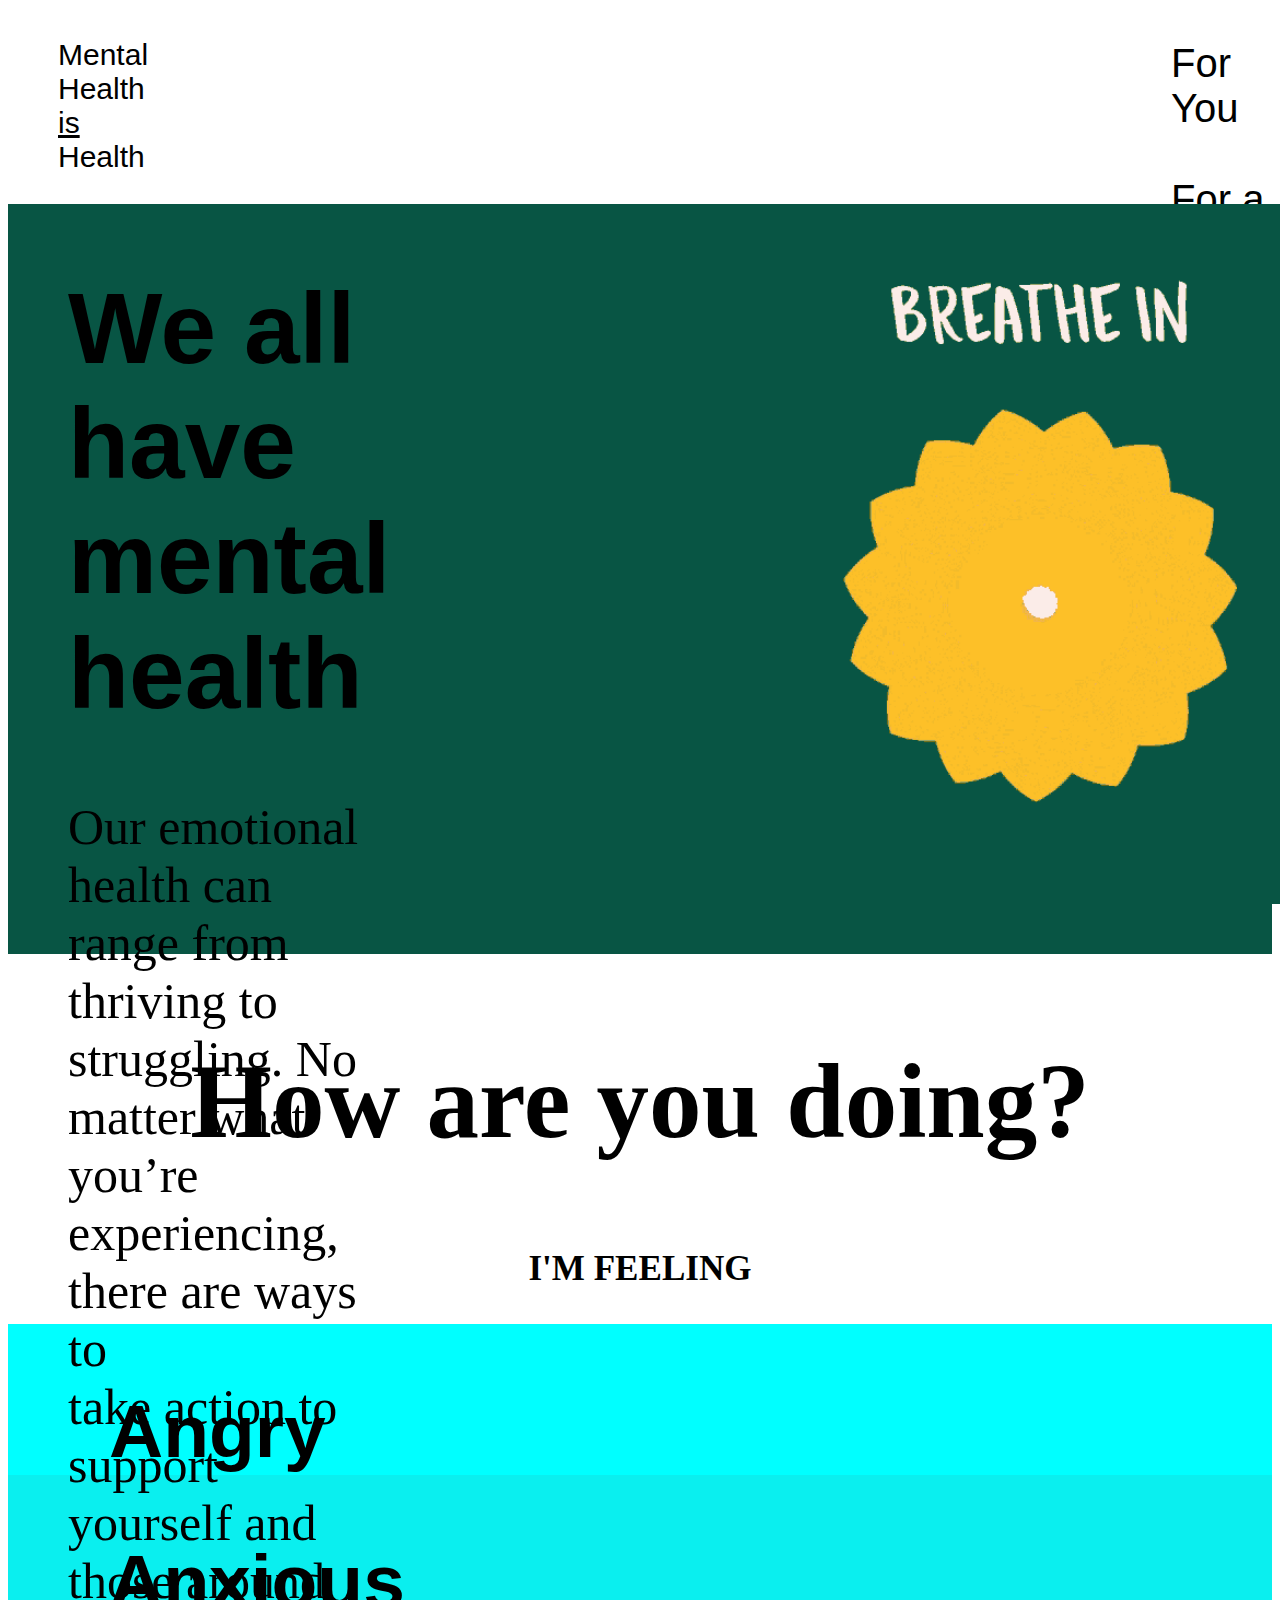
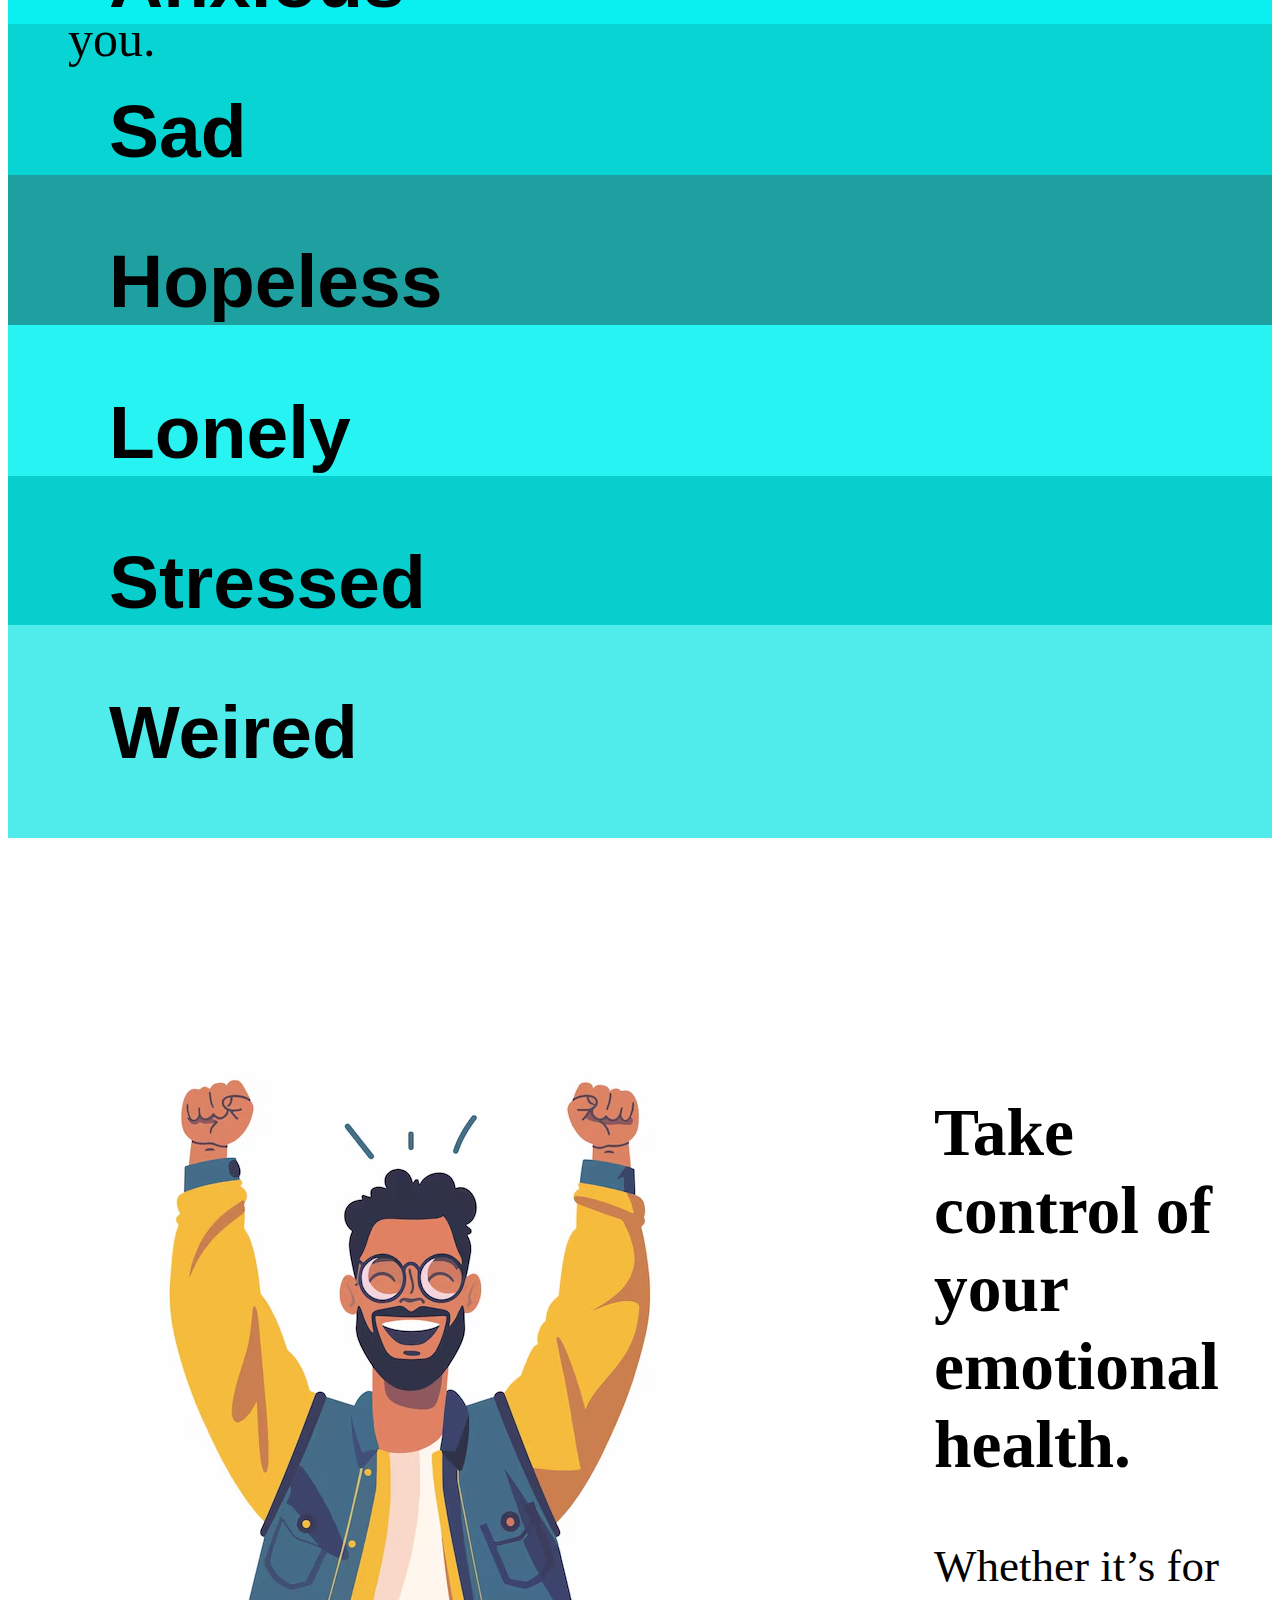
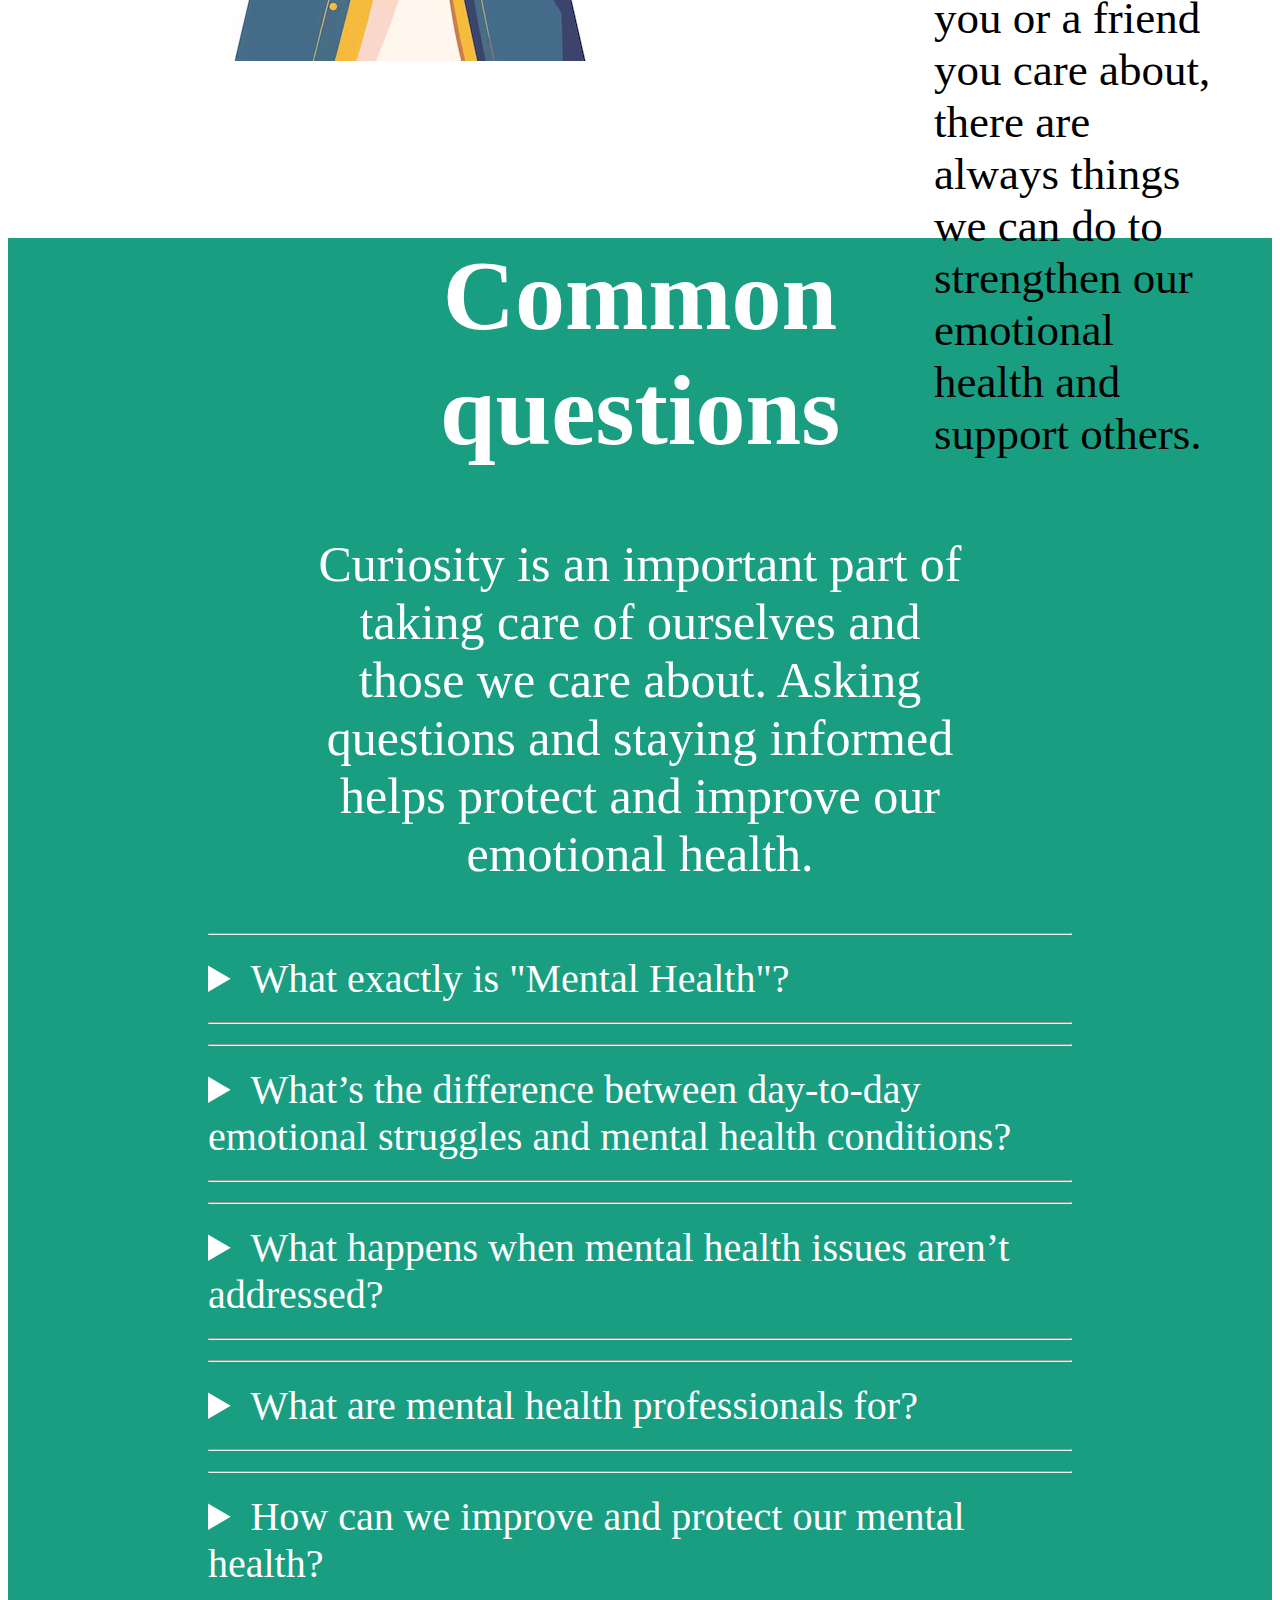
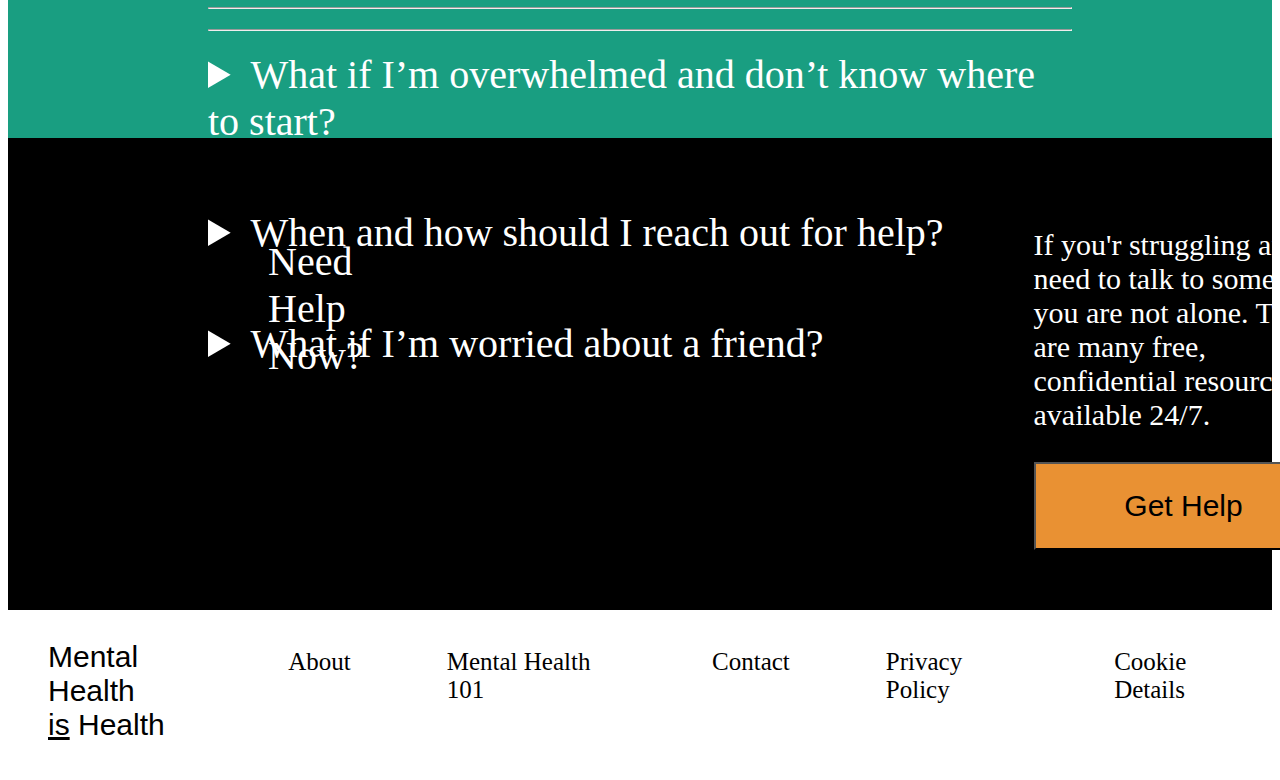
<file: index.html>
<!DOCTYPE html>
<html lang="en">
<head>
    <meta charset="UTF-8">
    <meta name="viewport" content="width=device-width, initial-scale=1.0">
    <title>Mental Health</title>
    <link rel="stylesheet" href="index.css">
</head>
<body>
    <div id="div1">
        <div id="div11">
            <p>Mental Health <br><u>is</u> Health</p>
        </div>

        <div id="div12">
            <ul>
                <li><a href="foryou.html">For You</a></li>
                <li><a href="forfriend.html">For a Friend</a></li>
                <li><a href="#div6">SOS</a></li>
            </ul>
        </div>
    </div>
    <div id="div2">
        <div id="div21">
            <h1>We all have<br> mental health</h1>
            <p> Our emotional health can range from<br> thriving to struggling. No matter what<br> you’re experiencing, there are ways to<br> take action to support yourself and<br> those around you.
            </p>
        </div>
        <div id="div22">
            <a href="https://www.youtube.com/shorts/FWYkom7Enf8" target="_blank"><img src="images/breath2.gif" height="700px" width="700px" alt="no"  >
            </a>
        </div>
    </div>
    <div id="div3">
        <div id="div31">
            <h2>How are you doing?</h2>
        </div>
        <div id="div32">
            <h3>I'M FEELING</h3>
        </div>
        <div id="div33">
            <div id="div331">
                <a href="angry.html"><div id="anger"><h2>Angry</h2></div></a>
            </div>
            <div id="div332">
                <a href="anxious.html"><div id="anxious"><h2>Anxious</h2></div></a>
            </div>
            <div id="div333">
                <a href="sad.html"><div id="sad"><h2>Sad</h2></div></a>
            </div>
            <div id="div334">
                <a href="hopeless.html"><div id="hopeless"><h2>Hopeless</h2></div></a>
            </div>
            <div id="div335">
                <a href="lonely.html"><div id="lonely"><h2>Lonely</h2></div></a>
            </div>
            <div id="div336">
                <a href="streesed.html"><div id="stressed"><h2>Stressed</h2></div></a>
            </div>
            <div id="div337">
                <a href="fweired.html"><div id="weired"><h2>Weired</h2></div></a>
            </div>
            
        </div>
    </div>
    <div id="div4">
        <div id="div41"><img src="images/happy.avif" alt="no"></div>
        <div id="div42">
            <h2>Take control of your emotional health.</h2>
            <p>Whether it’s for you or a friend you care about, there are always things we can do to strengthen our emotional health and support others.</p>
        </div>
    </div>
    <div id="colour">
    <div id="div5">
        <div id="div51">
            <h1>Common questions</h1>
            <p>Curiosity is an important part of taking care of ourselves and those we care about. Asking questions and staying informed helps protect and improve our emotional health.</p>
        </div>
        <div id="div52">
            <hr>
            <details>
            <summary>
            What exactly is "Mental Health"?
            </summary>
            <p>Good question, because “mental health” can mean different things to different people. Mental health is a continuum that stretches from where we’re feeling good to the other end of the continuum where we’re struggling because of a challenge or a condition like depression. Where we are on that continuum is influenced by various factors. Some we can control (how we take care of ourselves or our support networks) and some we can’t (our genetics or how we were raised).
                <br><br>
            When our mental health is strong it can help us thrive. When we’re struggling, we may need to seek out self-care and coping practices, and/or the support of professionals.</p>
            </details>
            <hr>
        </div>
        <div id="div53">
            <hr>
            <details>
            <summary>
            What’s the difference between day-to-day emotional struggles and mental health conditions?
            </summary>
            <p>We can feel depressed or anxious without experiencing a mental health condition such as  depression or an anxiety disorder. Mental health conditions (sometimes referred to as mental illnesses) are defined by the length and intensity of our negative feelings and behaviors. The distinction between feeling anxious and having an anxiety disorder depends on how deeply those feelings affect our lives and how long that impact lasts. The important thing to remember is that mental health conditions are treatable and manageable. With the right support, we can move from struggling back across the continuum to thriving.</p>
            </details>
            <hr>
        </div>
        <div id="div54">
            <hr>
            <details>
            <summary>
            What happens when mental health issues aren’t addressed?
            </summary>
            <p>As much as we may try to cope, most mental health challenges will have a negative impact on our lives. We may struggle in school, lose a job because of performance issues, endure financial stress or damage relationships. And the most severe negative outcomes include substance misuse, dangerous behaviors, self-harm, and suicide. That’s why you should never ignore any concerns you have for the mental health and well-being of yourself or someone you know. Speak up, start conversations and find support. You can learn more about where to start here.</p>
            </details>
            <hr>
        </div>
        <div id="div55">
            <hr>
            <details>
            <summary>
            What are mental health professionals for?
            </summary>
            <p>When we physically feel sick, get injured, or have pain, we go to our doctor.  When things don’t feel right emotionally, think of mental health professionals the same way. Counselors, therapists, psychologists and psychiatrists are trained to help us with everyday stress, navigating tough break-ups, dealing with grief or financial struggles, as well as treating medical conditions like depression. Their support can include talk therapy, medication, lifestyle changes and coping strategies. Mental health is just as important as physical health, and it’s okay to ask for help and get support. Because we all need it sometimes.</p>
            </details>
            <hr>
        </div>
        <div id="div56">
            <hr>
            <details>
            <summary>
            How can we improve and protect our mental health?
            </summary>
            <p>Like our physical health, there are aspects of our mental health that we need to understand and manage the best we can, taking positive actions to feel better today and protecting our emotional well-being from future problems. Actively practicing self-care (exercising, meditation, getting enough sleep) and developing good coping strategies (journaling, talking with friends, gratitude exercises), can make us more resilient and protected when we do face challenges or difficult situations. It’s also important to reach out for support and discuss our feelings if we need it.</p>
            </details>
            <hr>
        </div>
        <div id="div57">
            <hr>
            <details>
            <summary>
            What if I’m overwhelmed and don’t know where to start?
            </summary>
            <p>Sometimes feelings get so intense, it’s hard to pinpoint exactly what we’re feeling, what’s causing us to feel that way and how to even begin to deal with it. We get it, and we’ve got you. Head over to Mental Health 101 to get started.
                <br><br>
            And if you need support or to talk with someone ASAP, check out these options for finding professional help.</p>
            </details>
            <hr>
        </div>
        <div id="div58">
            <hr>
            <details>
            <summary>
            When and how should I reach out for help?
            </summary>
            <p>You can reach out for support any time and for any reason. Some people may think that mental health professionals such as therapists, psychologists and counselors, are only for when things get really bad or for medical conditions like depression or eating disorders. But really, these professionals are trained to help us develop plans to deal with stress, manage difficult relationships, cope with tough or traumatic experiences or just feel better and improve our quality of life. If thoughts, feelings or challenges are interfering with work, school, relationships or enjoying life, it’s important to actively reach out for help.</p>
            </details>
            <hr>
        </div>
        <div id="div59">
            <hr>
            <details>
            <summary>
            What if I’m worried about a friend?
            </summary>
            <p>No matter how close we are to someone, it’s not always easy for them to reveal that they’re in pain or they need help.  So if you sense  that a friend is struggling emotionally or having a hard time, don’t ignore it. Instead start the conversation and be there for them. 
                <br><br>
            And check out the For a Friend page for warning signs that a friend is struggling, tips on talking to them and ways you can offer support while taking care of yourself.</p>
            </details>
            <hr>
        </div>
    </div>
</div>
    <div id="div6">
        <div id="div61">
            <p>Need Help Now?</p>
        </div>
        <div id="div62">
            <p>If you'r struggling and need to talk to someone, you are not alone. There are many free, confidential resources available 24/7. </p>
            <a href="gethelp.html"><input type="button" value="Get Help" id="get" onclick="msg()"></a>
        </div>
    </div>
    <footer>
        <p>Mental Health <br><u>is</u> Health</p> 
        <a href="about.html" >About</a>
        <a href="unauthorise.html">Mental Health 101</a>
        <a href="unauthorise.html">Contact</a>
        <a href="unauthorise.html">Privacy Policy</a>
        <a href="unauthorise.html">Cookie Details</a>
    </footer>
  
    
</body>
</html>
</file>
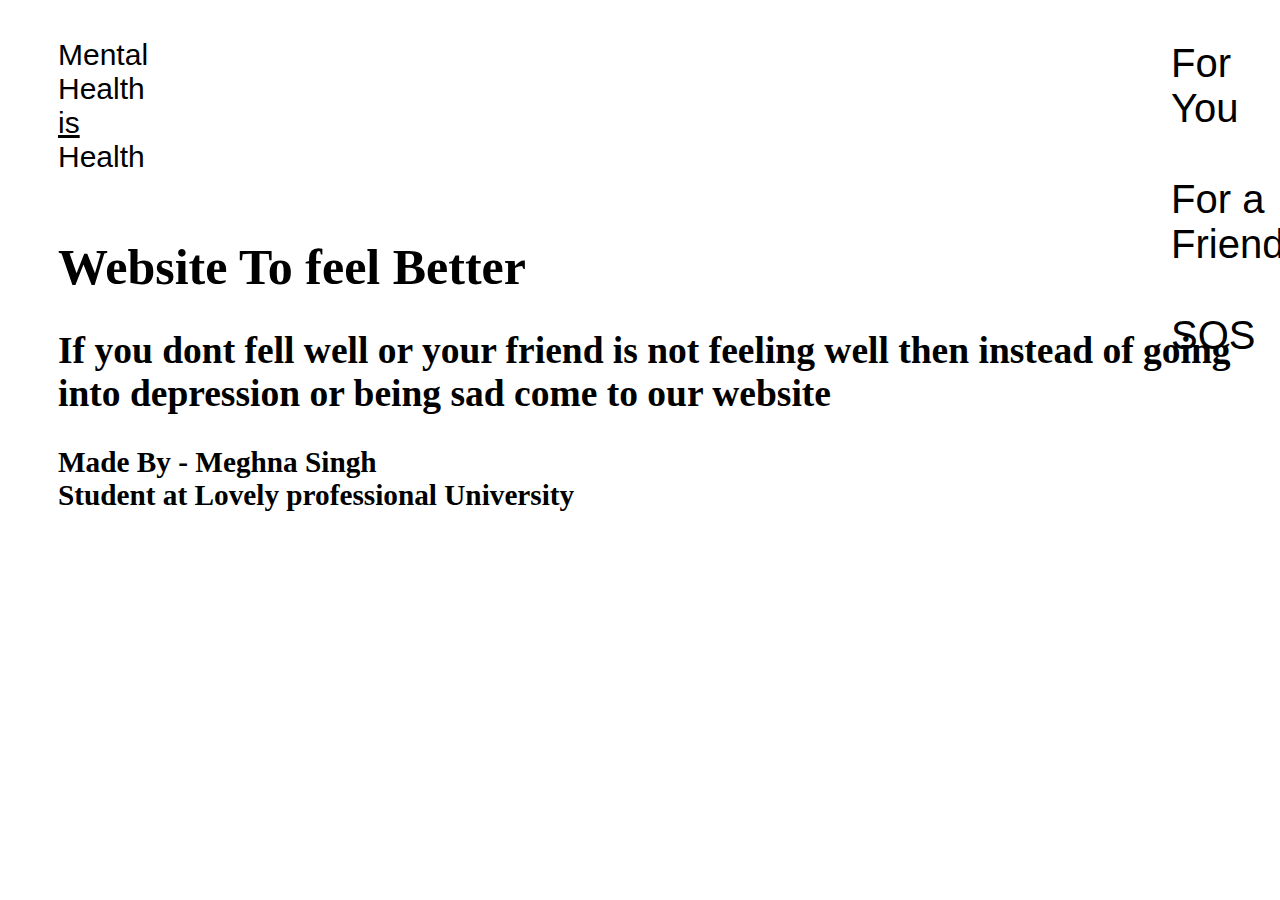
<file: about.html>
<!DOCTYPE html>
<html lang="en">
<head>
    <meta charset="UTF-8">
    <meta name="viewport" content="width=device-width, initial-scale=1.0">
    <title>About</title>
    <style>
        #div1{
    background-color: white;
    margin: 0px;
    display: flex;
    }
    #div11 p{
        font-size:30px;
        font-family: 'Franklin Gothic Medium', 'Arial Narrow', Arial, sans-serif;
        color: black;

    }
    #div11{
        background-color: white;
        margin-left: 50px;
    }
    #div12 a{
        padding: 23px;
        float: left;
        font-size: 40px;
        text-decoration: none;
        color: black;
        font-family: 'Gill Sans', 'Gill Sans MT', Calibri, 'Trebuchet MS', sans-serif;
        
    }
    #div12 ul{
        list-style-type: none;
        padding: 0px;
        margin: 0px;
        overflow: hidden;
    }
    #div12 li{
        float: left;
    }
   
    #div12{
        margin-left: 1000px;
        margin-top: 10px;
        background-color:white;
        height: 100px;
        width: 600px;
    }
    #div12 a:link{
        color: black;
    }
    #div12 a:hover{
        color: hotpink;
        background-color: black;
    }
    #div2{
        margin-left: 50px;
        font-size: 25px;
    }
    </style>
</head>
<body>
    <div id="div1">
        <div id="div11">
            <p>Mental Health <br><u>is</u> Health</p>
        </div>

        <div id="div12">
            <ul>
                <li><a href="foryou.html">For You</a></li>
                <li><a href="forfriend.html">For a Friend</a></li>
                <li><a href="#div6">SOS</a></li>
            </ul>
        </div>
    </div>
    <div id="div2">
        <h1>Website To feel Better</h1>
        <h2>If you dont fell well or your friend is not feeling well then instead of going into depression or being sad come to our website </h2>
        <h3>Made By - Meghna Singh<br> Student at Lovely professional University</h3>
    </div>
</body>
</html>
</file>
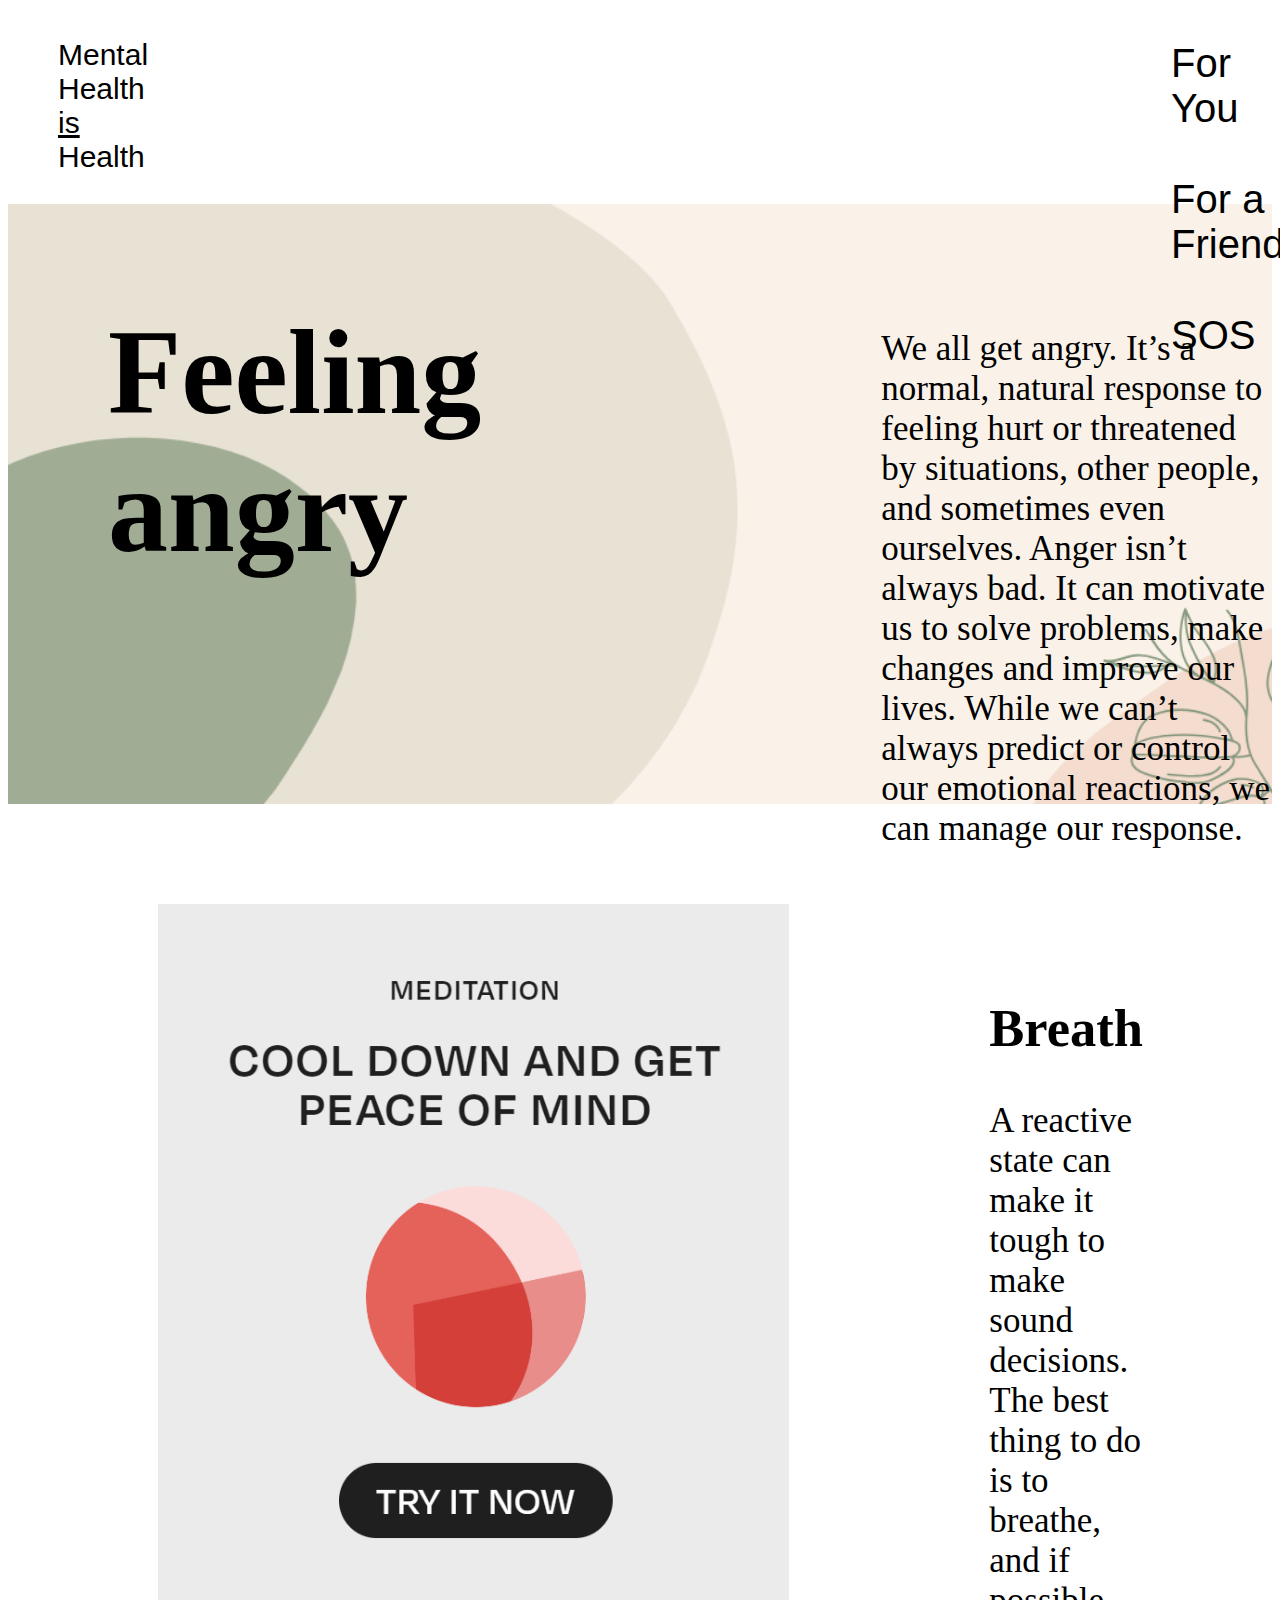
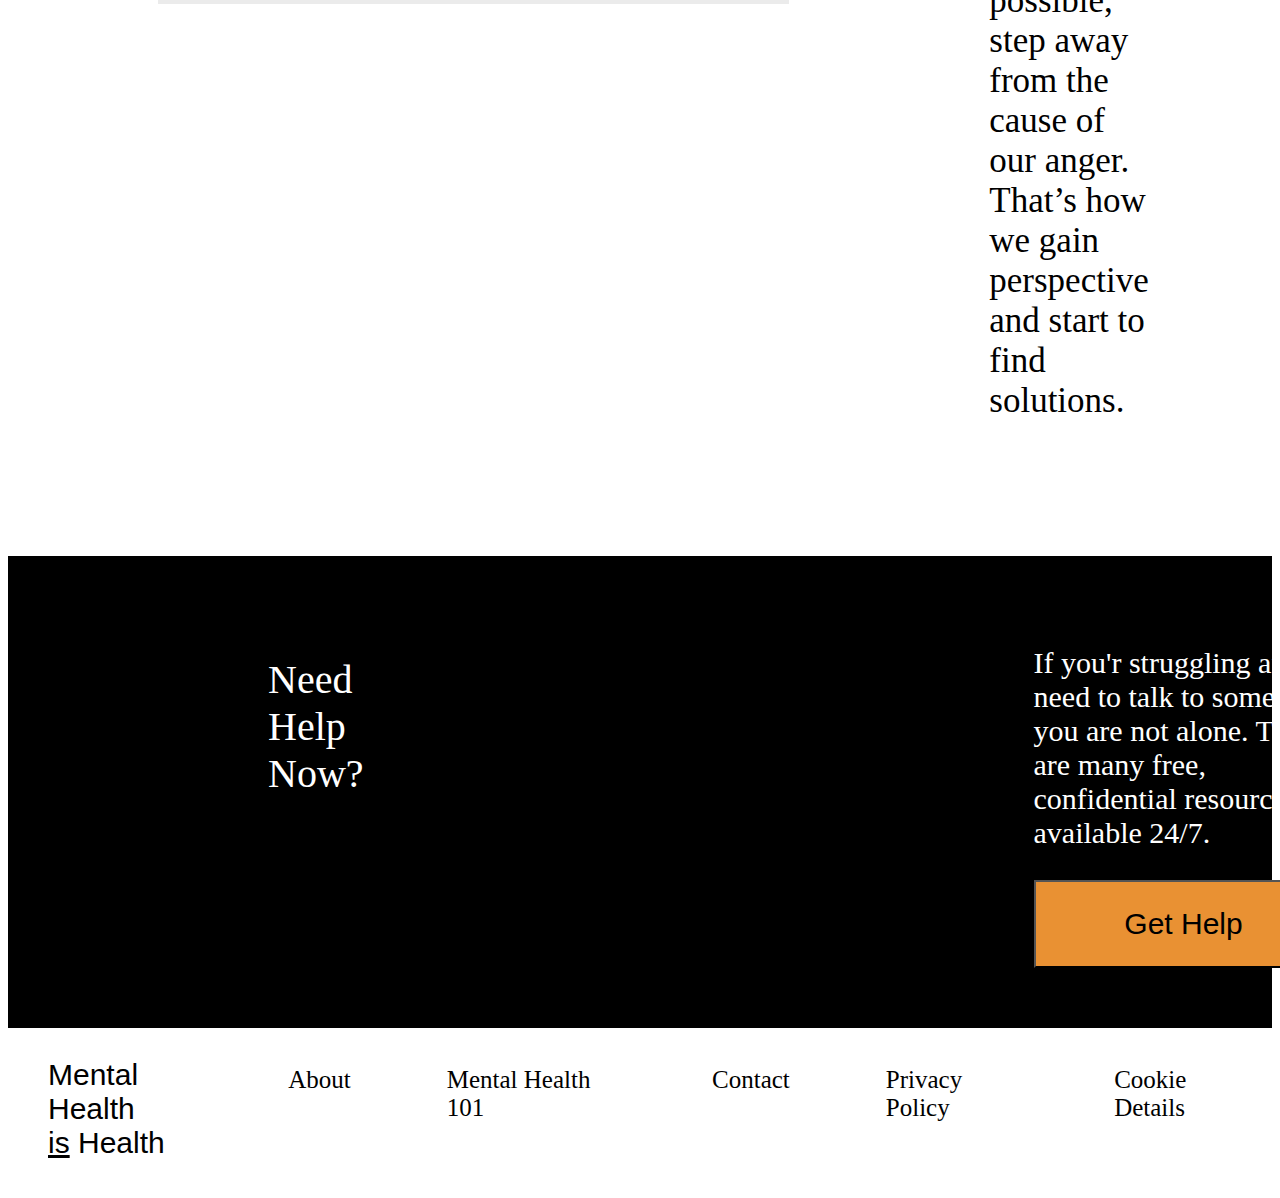
<file: angry.html>
<!DOCTYPE html>
<html lang="en">
<head>
    <meta charset="UTF-8">
    <meta name="viewport" content="width=device-width, initial-scale=1.0">
    <title>Angry</title>
    <style>
    #div1{
    background-color: white;
    margin: 0px;
    display: flex;
    }
    #div11 p{
        font-size:30px;
        font-family: 'Franklin Gothic Medium', 'Arial Narrow', Arial, sans-serif;
        color: black;

    }
    #div11{
        background-color: white;
        margin-left: 50px;
    }
    #div12 a{
        padding: 23px;
        float: left;
        font-size: 40px;
        text-decoration: none;
        color: black;
        font-family: 'Gill Sans', 'Gill Sans MT', Calibri, 'Trebuchet MS', sans-serif;
        
    }
    #div12 ul{
        list-style-type: none;
        padding: 0px;
        margin: 0px;
        overflow: hidden;
    }
    #div12 li{
        float: left;
    }
   
    #div12{
        margin-left: 1000px;
        margin-top: 10px;
        background-color:white;
        height: 100px;
        width: 600px;
    }
    #div12 a:link{
        color: black;
    }
    #div12 a:hover{
        color: hotpink;
        background-color: black;
    }
    #div2{
        background-image: url(images/ins1.png);
        display: flex;
        height: 600px;
        background-repeat: no-repeat;
        background-size: cover;
    }
    #div21{
        margin-left: 100px;
        font-size: 80px;
        width: 500px;
    }
    #div22{
        margin-top: 90px;
        margin-left: 400px;
        font-size: 35px;
    }
    #div3{
        display: flex;
    }
    #div31{
        margin-left: 150px;
        margin-top: 100px;
    }
    #div31:hover{
        transform: scale(1.01);
        box-shadow: 0 0 20px 2px rgba(0,0,0,.1);
        z-index: index 2;
    }
    #div32{
        margin-left: 200px;
        margin-top: 150px;
        margin-right: 300px;
        font-size: 35px;
    }
    #div6{
        margin-top: 100px;
        background-color: black;
        display: flex;
        color: white;
    }
    #div61{
        font-size: 40px;
        margin-left: 200px;
        padding: 60px;
        
    }
    #div62{
        font-size: 30px;
        margin-left: 550px;
        margin-right: 200px;
        padding: 60px;
    }
    #get{
        padding: 25px;
        width: 300px;
        font-size: 30px;
        background-color: rgb(233, 145, 51);
        color: black;
    }
    #get:hover{
        transform: scale(1.01);
        box-shadow: 0 0 20px 2px rgba(0,0,0,.1);
        z-index: index 2;
    }
    footer{
    background-color: white;
    margin-left: 40px;
    display: flex;

    }
    footer p{
        
        font-size:30px;
        font-family: 'Franklin Gothic Medium', 'Arial Narrow', Arial, sans-serif;
        color: black;
    }
    footer a{
        padding: 23px;
        float: left;
        font-size: 25px;
        text-decoration: none;
        color: black;
        margin-top: 15px;
        margin-left: 50px;
    }
    </style>
</head>
<body>
    <div id="div1">
        <div id="div11">
            <p>Mental Health <br><u>is</u> Health</p>
        </div>

        <div id="div12">
            <ul>
                <li><a href="foryou.html">For You</a></li>
                <li><a href="forfriend.html">For a Friend</a></li>
                <li><a href="#div6">SOS</a></li>
            </ul>
        </div>
    </div>
    <div id="div2">
        <div id="div21">
            <h2><b>Feeling angry</b></h2>
        </div>
        <div id="div22">
            <p>We all get angry. It’s a normal, natural response to feeling hurt or threatened by situations, other people, and sometimes even ourselves. Anger isn’t always bad. It can motivate us to solve problems, make changes and improve our lives. While we can’t always predict or control our emotional reactions, we can manage our response.</p>
        </div>
    </div>
    <div id="div3">
        <div id="div31">
            <a href="https://www.youtube.com/watch?v=inpok4MKVLM&pp=ygUQbWVkaXRhdGlvbiB2aWRlbw%3D%3D"><img src="images/angry.png" height="700px" alt="no"></a>
        </div>
        <div id="div32">
            <h2>Breath</h2>
            <p>A reactive state can make it tough to make sound decisions. The best thing to do is to breathe, and if possible, step away from the cause of our anger. That’s how we gain perspective and start to find solutions.</p>
        </div>
    </div>
    <div id="div6">
        <div id="div61">
            <p>Need Help Now?</p>
        </div>
        <div id="div62">
            <p>If you'r struggling and need to talk to someone, you are not alone. There are many free, confidential resources available 24/7. </p>
            <input type="button" value="Get Help" id="get" onclick="msg()">
        </div>
    </div>
    <footer>
        <p>Mental Health <br><u>is</u> Health</p> 
        <a href="about.com" >About</a>
        <a href="mentalhealth101">Mental Health 101</a>
        <a href="advocacy.com">Contact</a>
        <a href="privacypolicy.com">Privacy Policy</a>
        <a href="cookiedetails.com">Cookie Details</a>
    </footer>
</body>
</html>
</file>
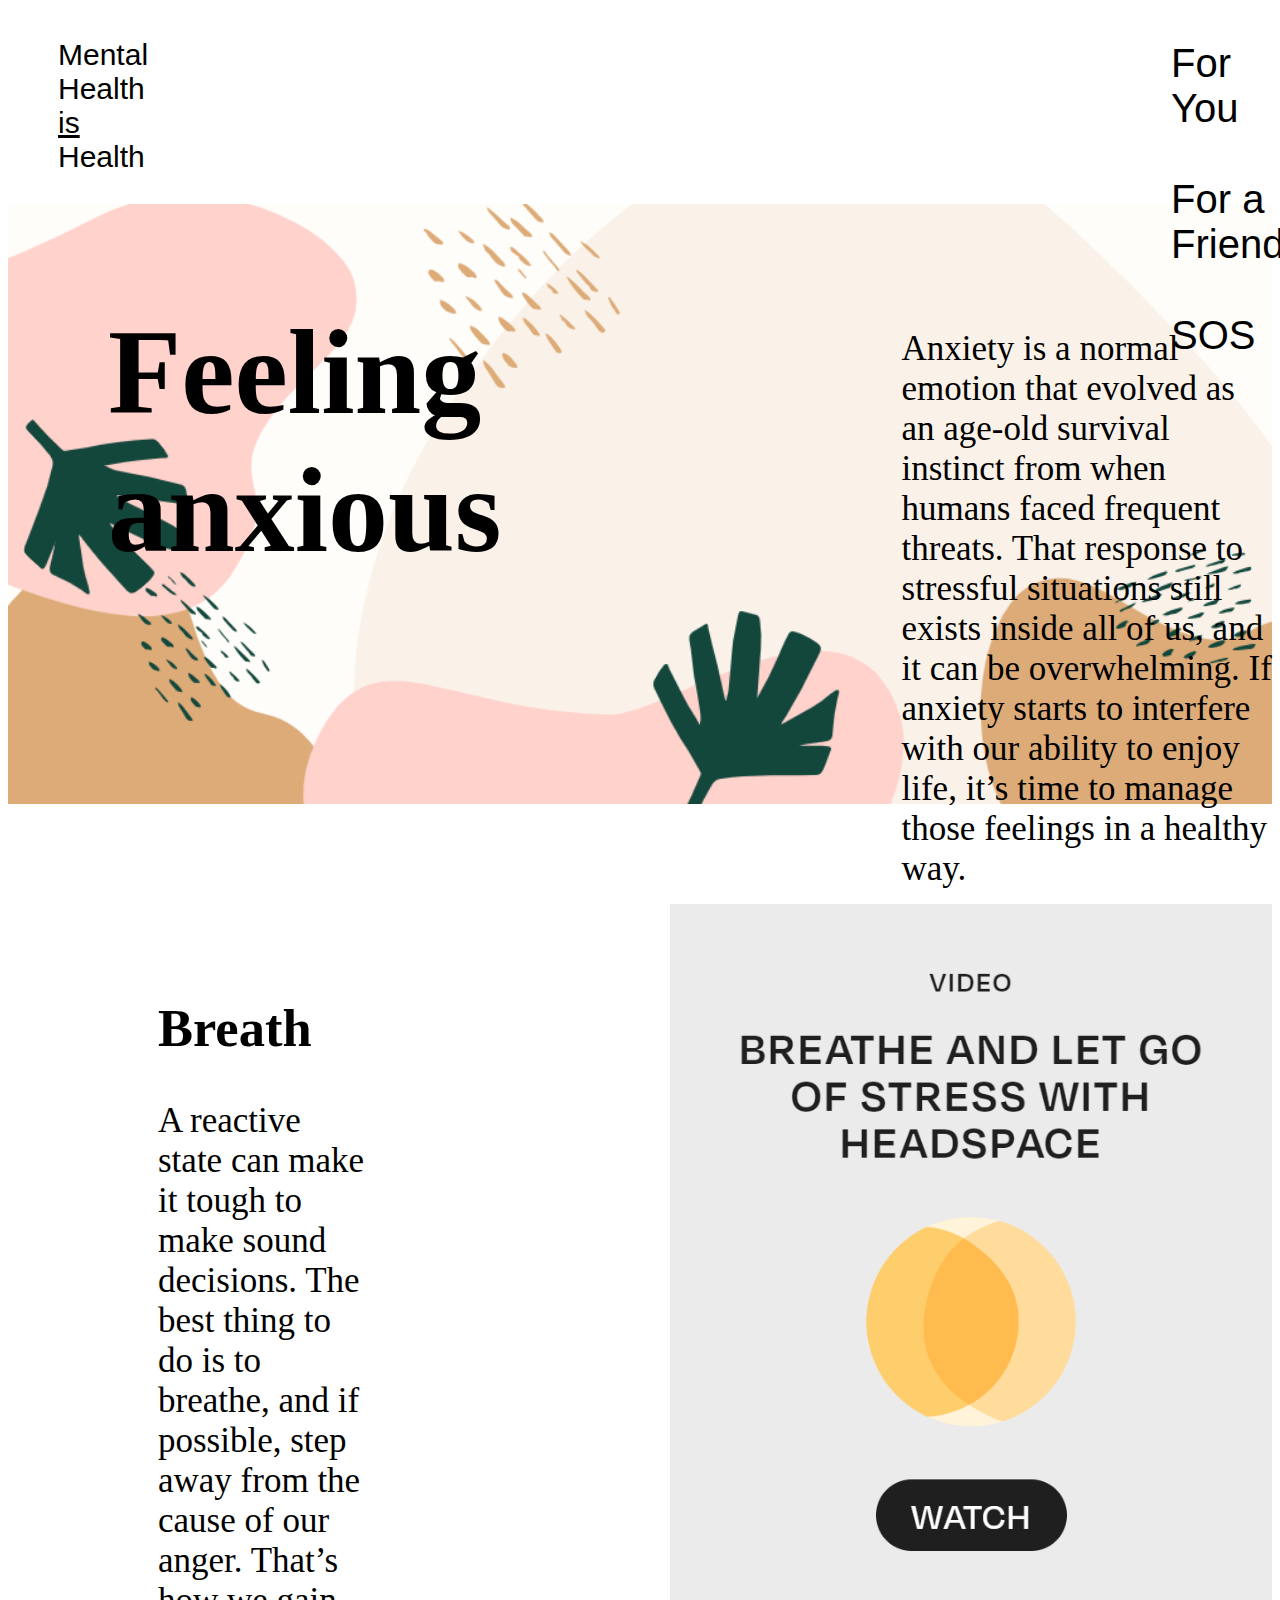
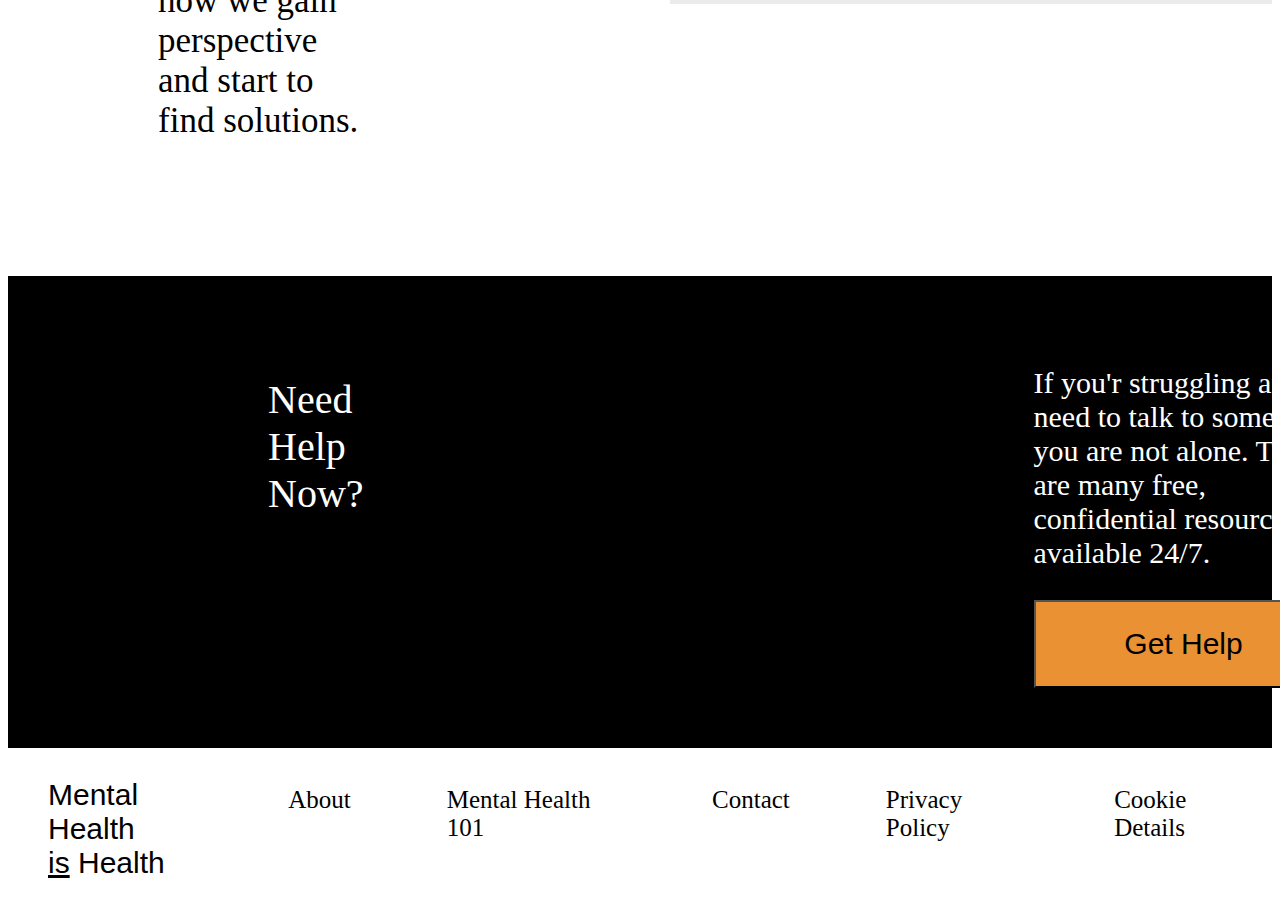
<file: anxious.html>
<!DOCTYPE html>
<html lang="en">
<head>
    <meta charset="UTF-8">
    <meta name="viewport" content="width=device-width, initial-scale=1.0">
    <title>Anxious</title>
    <style>
    #div1{
    background-color: white;
    margin: 0px;
    display: flex;
    }
    #div11 p{
        font-size:30px;
        font-family: 'Franklin Gothic Medium', 'Arial Narrow', Arial, sans-serif;
        color: black;

    }
    #div11{
        background-color: white;
        margin-left: 50px;
    }
    #div12 a{
        padding: 23px;
        float: left;
        font-size: 40px;
        text-decoration: none;
        color: black;
        font-family: 'Gill Sans', 'Gill Sans MT', Calibri, 'Trebuchet MS', sans-serif;
        
    }
    #div12 ul{
        list-style-type: none;
        padding: 0px;
        margin: 0px;
        overflow: hidden;
    }
    #div12 li{
        float: left;
    }
   
    #div12{
        margin-left: 1000px;
        margin-top: 10px;
        background-color:white;
        height: 100px;
        width: 600px;
    }
    #div12 a:link{
        color: black;
    }
    #div12 a:hover{
        color: hotpink;
        background-color: black;
    }
    #div2{
        background-image: url(images/ins2.png);
        display: flex;
        height: 600px;
        background-repeat: no-repeat;
        background-size: cover;
    }
    #div21{
        margin-left: 100px;
        font-size: 80px;
        width: 500px;
    }
    #div22{
        margin-top: 90px;
        margin-left: 400px;
        font-size: 35px;
    }
    #div3{
        display: flex;
    }
    
    #div31{
        margin-left: 150px;
        margin-top: 150px;
        width: 600px;
        font-size: 35px;
    }
    #div32{
        margin-left: 300px;
        margin-top: 100px;
    }
    #div32:hover{
        transform: scale(1.01);
        box-shadow: 0 0 20px 2px rgba(0,0,0,.1);
        z-index: index 2;
    }
    #div6{
        margin-top: 100px;
        background-color: black;
        display: flex;
        color: white;
    }
    #div61{
        font-size: 40px;
        margin-left: 200px;
        padding: 60px;
        
    }
    #div62{
        font-size: 30px;
        margin-left: 550px;
        margin-right: 200px;
        padding: 60px;
    }
    #get{
        padding: 25px;
        width: 300px;
        font-size: 30px;
        background-color: rgb(233, 145, 51);
        color: black;
    }
    #get:hover{
        transform: scale(1.01);
        box-shadow: 0 0 20px 2px rgba(0,0,0,.1);
        z-index: index 2;
    }
    footer{
    background-color: white;
    margin-left: 40px;
    display: flex;

    }
    footer p{
        
        font-size:30px;
        font-family: 'Franklin Gothic Medium', 'Arial Narrow', Arial, sans-serif;
        color: black;
    }
    footer a{
        padding: 23px;
        float: left;
        font-size: 25px;
        text-decoration: none;
        color: black;
        margin-top: 15px;
        margin-left: 50px;
    }
    </style>
</head>
<body>
    <div id="div1">
        <div id="div11">
            <p>Mental Health <br><u>is</u> Health</p>
        </div>

        <div id="div12">
            <ul>
                <li><a href="foryou.html">For You</a></li>
                <li><a href="forfriend.html">For a Friend</a></li>
                <li><a href="#div6">SOS</a></li>
            </ul>
        </div>
    </div>
    <div id="div2">
        <div id="div21">
            <h2><b>Feeling anxious</b></h2>
        </div>
        <div id="div22">
            <p>Anxiety is a normal emotion that evolved as an age-old survival instinct from when humans faced frequent threats. That response to stressful situations still exists inside all of us, and it can be overwhelming. If anxiety starts to interfere with our ability to enjoy life, it’s time to manage those feelings in a healthy way.</p>
        </div>
    </div>
    <div id="div3">
        <div id="div31">
            <h2>Breath</h2>
            <p>A reactive state can make it tough to make sound decisions. The best thing to do is to breathe, and if possible, step away from the cause of our anger. That’s how we gain perspective and start to find solutions.</p>
        </div>
        <div id="div32">
            <a href="https://www.youtube.com/watch?v=inpok4MKVLM&pp=ygUQbWVkaXRhdGlvbiB2aWRlbw%3D%3D"><img src="images/anxity.png" height="700px" alt="no"></a>
        </div>
    </div>
    <div id="div6">
        <div id="div61">
            <p>Need Help Now?</p>
        </div>
        <div id="div62">
            <p>If you'r struggling and need to talk to someone, you are not alone. There are many free, confidential resources available 24/7. </p>
            <input type="button" value="Get Help" id="get" onclick="msg()">
        </div>
    </div>
    <footer>
        <p>Mental Health <br><u>is</u> Health</p> 
        <a href="about.com" >About</a>
        <a href="mentalhealth101">Mental Health 101</a>
        <a href="advocacy.com">Contact</a>
        <a href="privacypolicy.com">Privacy Policy</a>
        <a href="cookiedetails.com">Cookie Details</a>
    </footer>
</body>
</html>
</file>
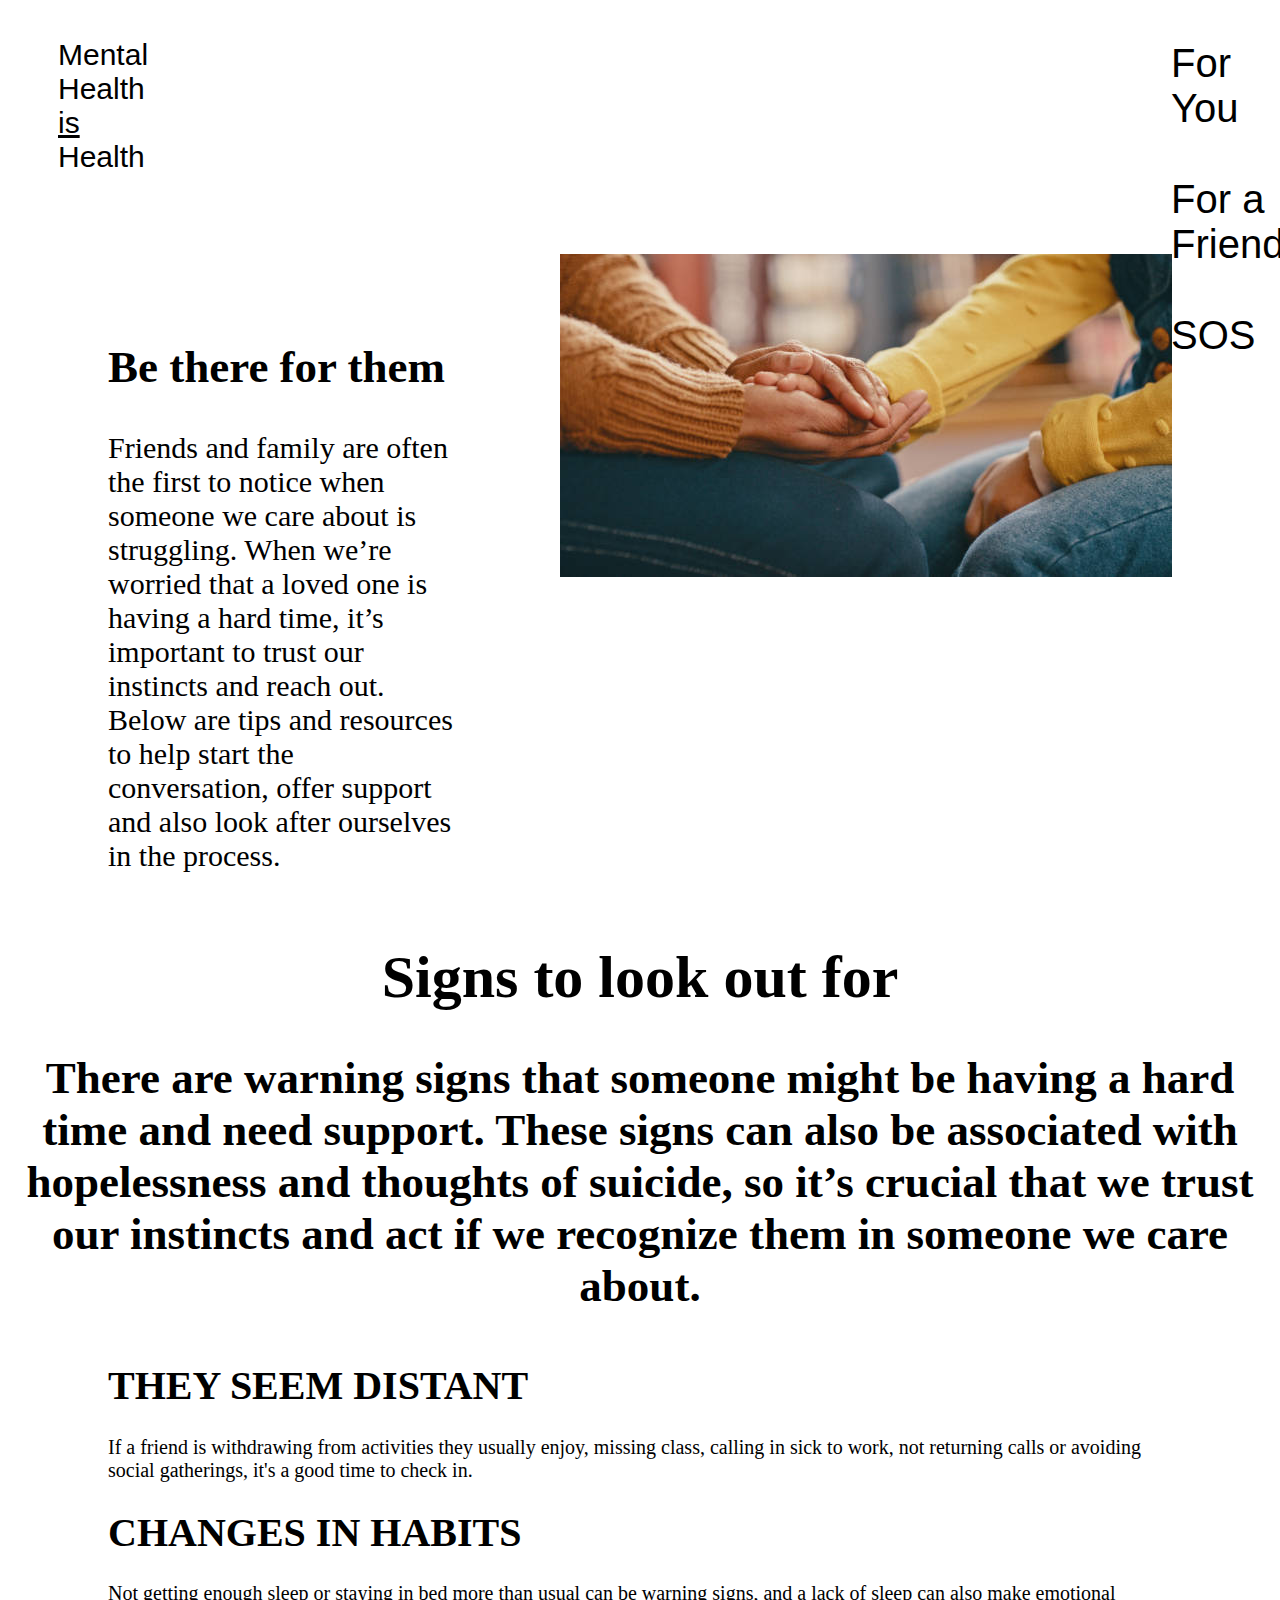
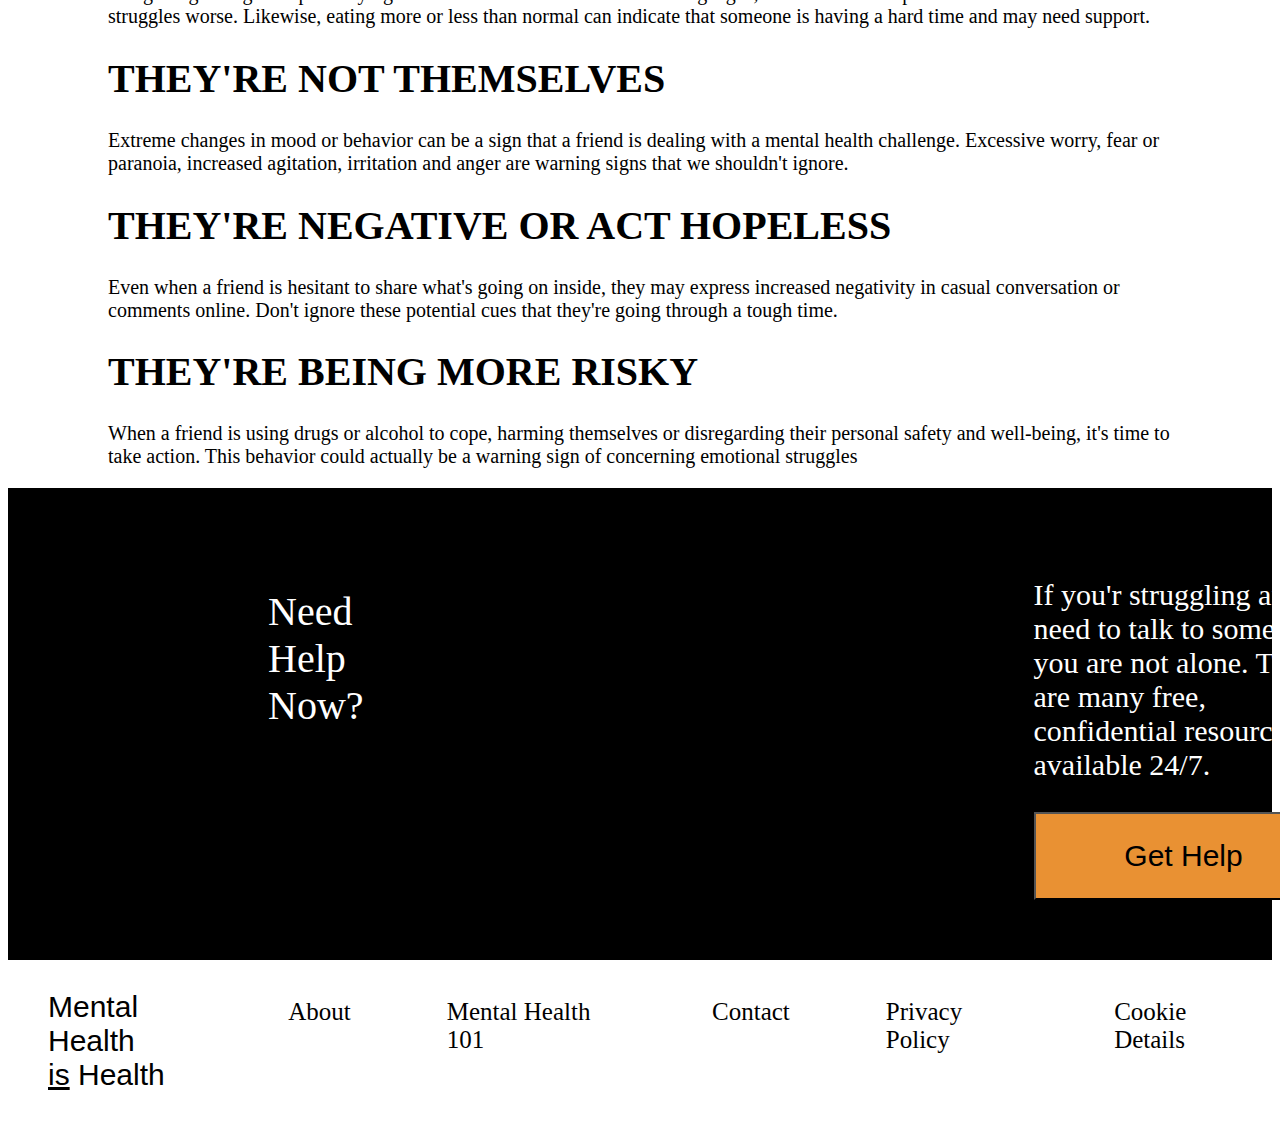
<file: forfriend.html>
<!DOCTYPE html>
<html lang="en">
<head>
    <meta charset="UTF-8">
    <meta name="viewport" content="width=device-width, initial-scale=1.0">
    <title>For A Friend</title>
    <style>
        #div1{
    background-color: white;
    margin: 0px;
    display: flex;
    }
    #div11 p{
        font-size:30px;
        font-family: 'Franklin Gothic Medium', 'Arial Narrow', Arial, sans-serif;
        color: black;

    }
    #div11{
        background-color: white;
        margin-left: 50px;
    }
    
    #div12 a{
        padding: 23px;
        float: left;
        font-size: 40px;
        text-decoration: none;
        color: black;
        font-family: 'Gill Sans', 'Gill Sans MT', Calibri, 'Trebuchet MS', sans-serif;
        
    }
    #div12 ul{
        list-style-type: none;
        padding: 0px;
        margin: 0px;
        overflow: hidden;
    }
    #div12 li{
        float: left;
    }
   
    #div12{
        margin-left: 1000px;
        margin-top: 10px;
        background-color:white;
        height: 100px;
        width: 600px;
    }
    #div12 a:link{
        color: black;
    }
    #div12 a:hover{
        color: hotpink;
        background-color: black;
    }
        #div2{
            display: flex;
        }
        #div21{
            margin-left: 100px;
            margin-top: 100px;
            margin-right: 100px;
            font-size: 30px;
        }
        #div22{
            margin-right: 100px;
            margin-top: 50px;
        }
        #div31{
            text-align: center;
            font-size: 30px;
        }
        #div32{
            text-align: left;
            font-size: 20px;
            margin-left: 100px;
            margin-right: 100px;
            margin-top: 50px;
        }
        #div6{
        background-color: black;
        display: flex;
        color: white;
    }
    #div61{
        font-size: 40px;
        margin-left: 200px;
        padding: 60px;
        
    }
    #div62{
        font-size: 30px;
        margin-left: 550px;
        margin-right: 200px;
        padding: 60px;
    }
    #get{
        padding: 25px;
        width: 300px;
        font-size: 30px;
        background-color: rgb(233, 145, 51);
        color: black;
    }
    #get:hover{
        transform: scale(1.01);
        box-shadow: 0 0 20px 2px rgba(0,0,0,.1);
        z-index: index 2;
    }
        footer{
    background-color: white;
    margin-left: 40px;
    display: flex;

    }
    footer p{
        
        font-size:30px;
        font-family: 'Franklin Gothic Medium', 'Arial Narrow', Arial, sans-serif;
        color: black;
    }
    footer a{
        padding: 23px;
        float: left;
        font-size: 25px;
        text-decoration: none;
        color: black;
        margin-top: 15px;
        margin-left: 50px;
    }
    </style>
</head>
<body>
    <div id="div1">
        <div id="div11">
            <p>Mental Health <br><u>is</u> Health</p>
        </div>

        <div id="div12">
            <ul>
                <li><a href="foryou.html">For You</a></li>
                <li><a href="forfriend.html">For a Friend</a></li>
                <li><a href="#div6">SOS</a></li>
            </ul>
        </div>
    </div>
    <div id="div2">
        <div id="div21">
            <h2>Be there for them</h2>
            <p>Friends and family are often the first to notice when someone we care about is struggling. When we’re worried that a loved one is having a hard time, it’s important to trust our instincts and reach out. Below are tips and resources to help start the conversation, offer support and also look after ourselves in the process.</p>
        </div>
        <div id="div22">
            <img src="images/forfrd.jpg" alt="no">
        </div>
    </div>
    <div id="div3">
        <div id="div31">
            <h1>Signs to look out for</h1>
            <h2>There are warning signs that someone might be having a hard time and need support. These signs can also be associated with hopelessness and thoughts of suicide, so it’s crucial that we trust our instincts and act if we recognize them in someone we care about.</h2>
        </div>
            <div id="div32">
                <h1>THEY SEEM DISTANT</h1>
                <p>If a friend is withdrawing from activities they usually enjoy, missing class, calling in sick to work, not
                    returning calls or avoiding social gatherings, it's a good time to check in.</p>
                <h1>CHANGES IN HABITS</h1>
                <p>Not getting enough sleep or staying in bed more than usual can be warning signs, and a lack of sleep can
                    also make emotional struggles worse. Likewise, eating more or less than normal can indicate that
                    someone is having a hard time and may need support.
                <h1>THEY'RE NOT THEMSELVES</h1>
                <p>Extreme changes in mood or behavior can be a sign that a friend is dealing with a mental health
                    challenge. Excessive worry, fear or paranoia, increased agitation, irritation and anger are warning signs
                    that we shouldn't ignore.</p>
                <h1>THEY'RE NEGATIVE OR ACT HOPELESS</h1>
                <p>Even when a friend is hesitant to share what&#39;s going on inside, they may express increased negativity in
                    casual conversation or comments online. Don&#39;t ignore these potential cues that they&#39;re going through a
                    tough time.</p>
                <h1>THEY'RE BEING MORE RISKY</h1>
                <p>When a friend is using drugs or alcohol to cope, harming themselves or disregarding their personal
                    safety and well-being, it&#39;s time to take action. This behavior could actually be a warning sign of
                    concerning emotional struggles</p>
            </div>
    </div>
    <div id="div6">
        <div id="div61">
            <p>Need Help Now?</p>
        </div>
        <div id="div62">
            <p>If you'r struggling and need to talk to someone, you are not alone. There are many free, confidential resources available 24/7. </p>
            <a href="gethelp.html"><input type="button" value="Get Help" id="get" onclick="msg()"></a>
        </div>
    </div>
    <footer>
        <p>Mental Health <br><u>is</u> Health</p> 
        <a href="about.com" >About</a>
        <a href="mentalhealth101">Mental Health 101</a>
        <a href="advocacy.com">Contact</a>
        <a href="privacypolicy.com">Privacy Policy</a>
        <a href="cookiedetails.com">Cookie Details</a>
    </footer>
</body>
</html>
</file>
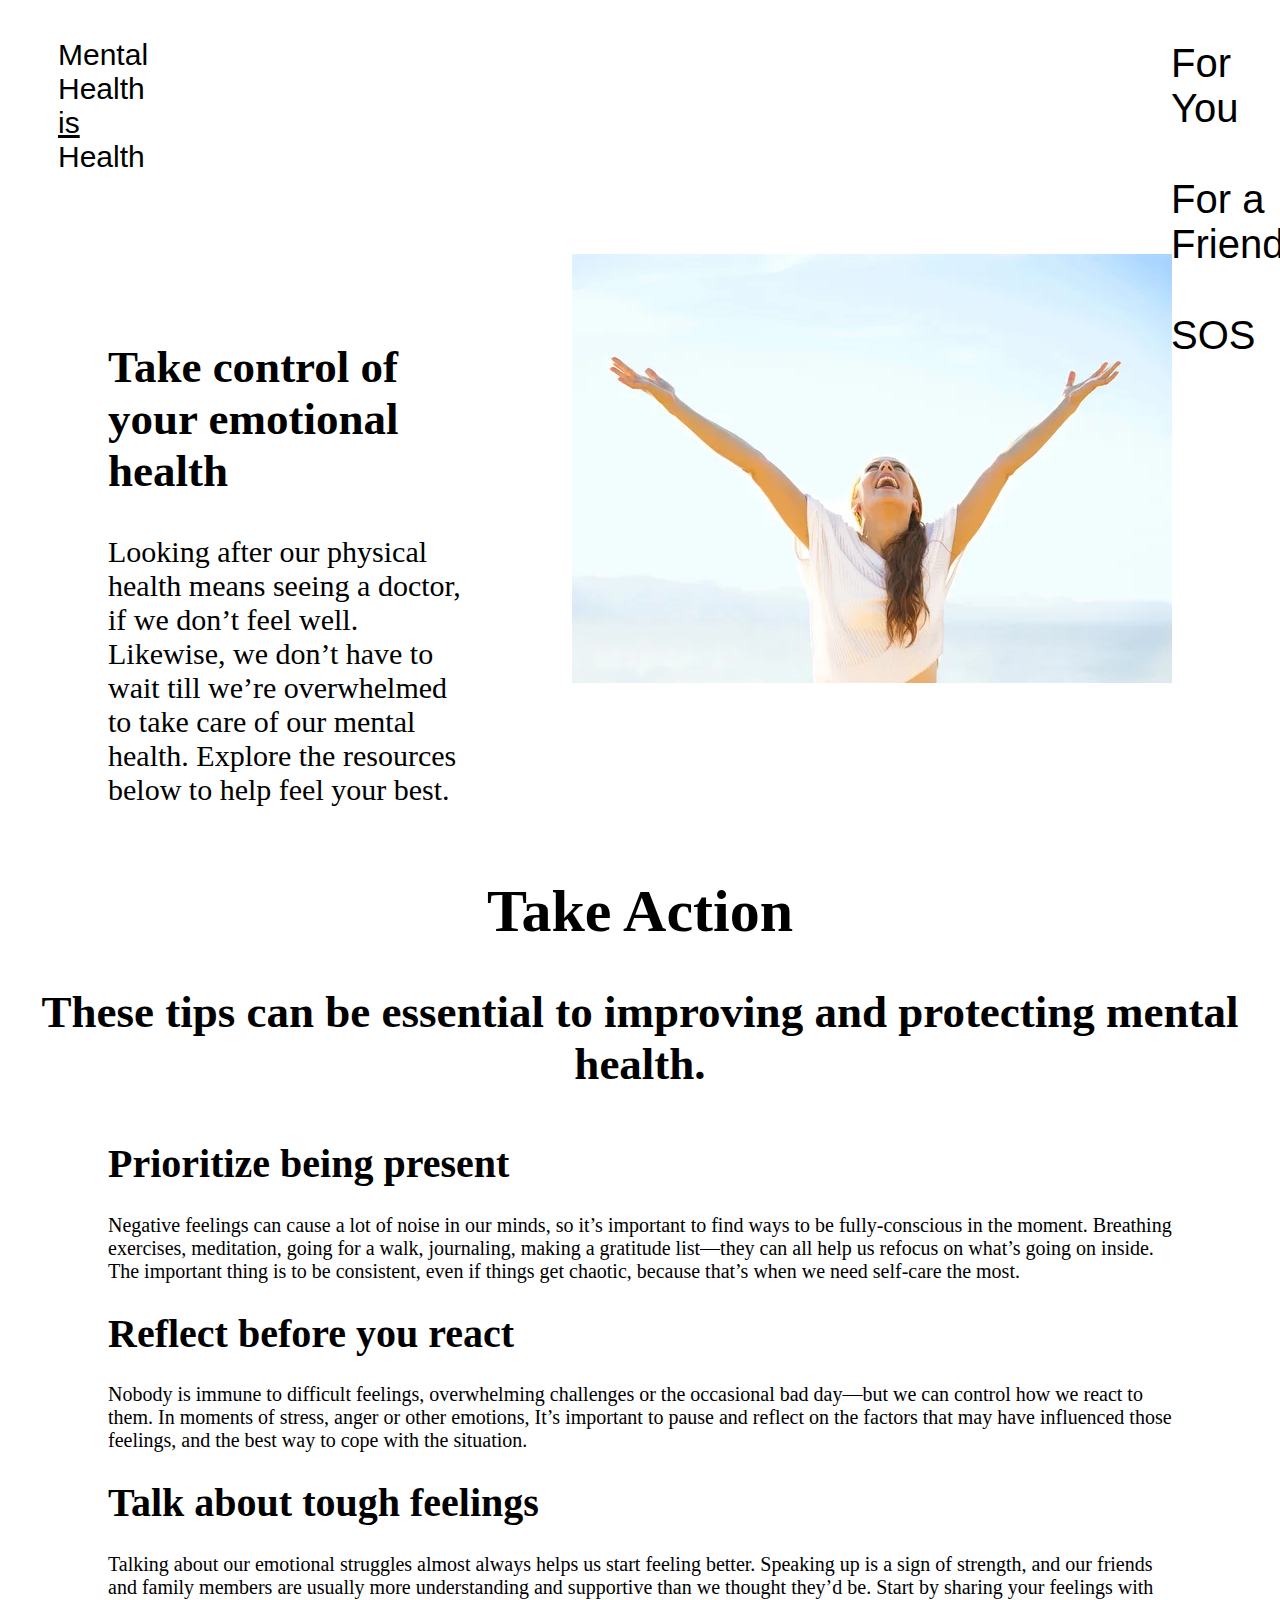
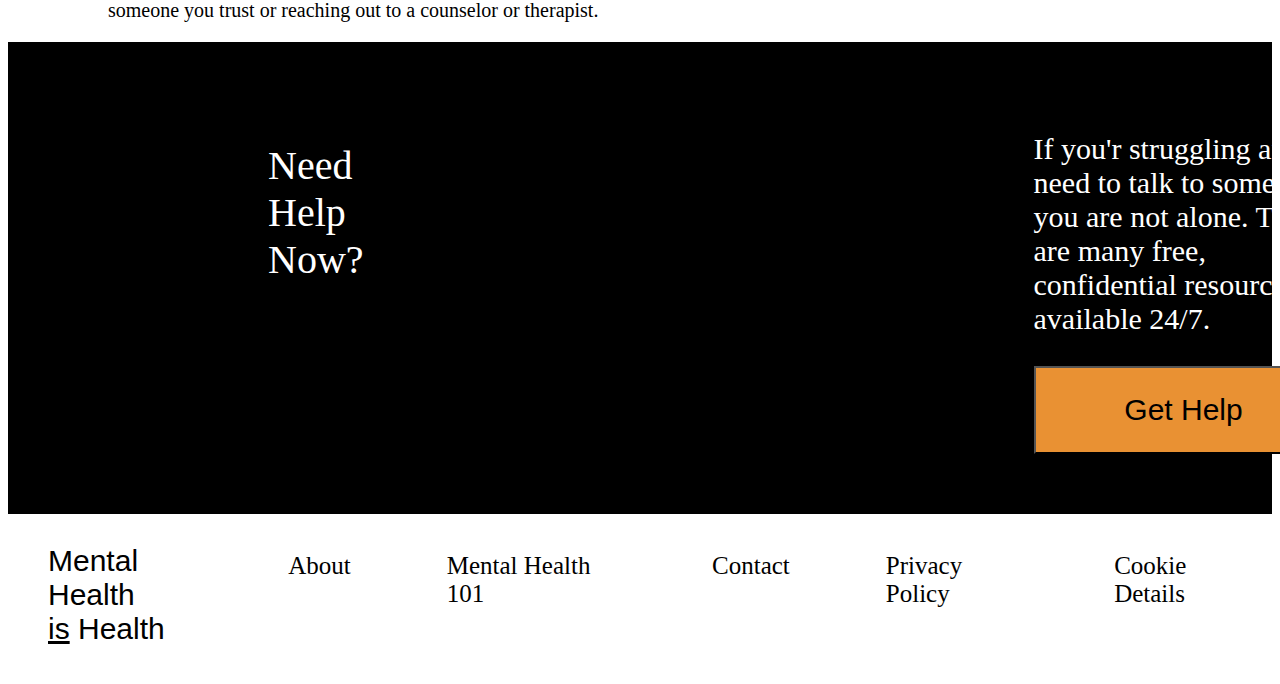
<file: foryou.html>
<!DOCTYPE html>
<html lang="en">
<head>
    <meta charset="UTF-8">
    <meta name="viewport" content="width=device-width, initial-scale=1.0">
    <title>For You</title>
    <style>
        #div1{
    background-color: white;
    margin: 0px;
    display: flex;
    }
    #div11 p{
        font-size:30px;
        font-family: 'Franklin Gothic Medium', 'Arial Narrow', Arial, sans-serif;
        color: black;

    }
    #div11{
        background-color: white;
        margin-left: 50px;
    }
    
    #div12 a{
        padding: 23px;
        float: left;
        font-size: 40px;
        text-decoration: none;
        color: black;
        font-family: 'Gill Sans', 'Gill Sans MT', Calibri, 'Trebuchet MS', sans-serif;
        
    }
    #div12 ul{
        list-style-type: none;
        padding: 0px;
        margin: 0px;
        overflow: hidden;
    }
    #div12 li{
        float: left;
    }
   
    #div12{
        margin-left: 1000px;
        margin-top: 10px;
        background-color:white;
        height: 100px;
        width: 600px;
    }
    #div12 a:link{
        color: black;
    }
    #div12 a:hover{
        color: hotpink;
        background-color: black;
    }
        #div2{
            display: flex;
        }
        #div21{
            margin-left: 100px;
            margin-top: 100px;
            margin-right: 100px;
            font-size: 30px;
        }
        #div22{
            margin-right: 100px;
            margin-top: 50px;
        }
        #div31{
            text-align: center;
            font-size: 30px;
        }
        #div32{
            text-align: left;
            font-size: 20px;
            margin-left: 100px;
            margin-right: 100px;
            margin-top: 50px;
        }
        #div6{
        background-color: black;
        display: flex;
        color: white;
    }
    #div61{
        font-size: 40px;
        margin-left: 200px;
        padding: 60px;
        
    }
    #div62{
        font-size: 30px;
        margin-left: 550px;
        margin-right: 200px;
        padding: 60px;
    }
    #get{
        padding: 25px;
        width: 300px;
        font-size: 30px;
        background-color: rgb(233, 145, 51);
        color: black;
    }
    #get:hover{
        transform: scale(1.01);
        box-shadow: 0 0 20px 2px rgba(0,0,0,.1);
        z-index: index 2;
    }
        footer{
    background-color: white;
    margin-left: 40px;
    display: flex;

    }
    footer p{
        
        font-size:30px;
        font-family: 'Franklin Gothic Medium', 'Arial Narrow', Arial, sans-serif;
        color: black;
    }
    footer a{
        padding: 23px;
        float: left;
        font-size: 25px;
        text-decoration: none;
        color: black;
        margin-top: 15px;
        margin-left: 50px;
    }
    </style>
</head>
<body>
    <div id="div1">
        <div id="div11">
            <p>Mental Health <br><u>is</u> Health</p>
        </div>

        <div id="div12">
            <ul>
                <li><a href="foryou.html">For You</a></li>
                <li><a href="forfriend.html">For a Friend</a></li>
                <li><a href="#div6">SOS</a></li>
            </ul>
        </div>
    </div>
    <div id="div2">
        <div id="div21">
            <h2>Take control of your emotional health</h2>
            <p>Looking after our physical health means seeing a doctor, if we don’t feel well. Likewise, we don’t have to wait till we’re overwhelmed to take care of our mental health. Explore the resources below to help feel your best.</p>
        </div>
        <div id="div22">
            <img src="images/h1.jpg" alt="no">
        </div>
    </div>
    <div id="div3">
        <div id="div31">
            <h1>Take Action</h1>
            <h2>These tips can be essential to improving and protecting mental health.</h2>
        </div>
            <div id="div32">
                <h1>Prioritize being present</h1>
                <p>Negative feelings can cause a lot of noise in our minds, so it’s important to find ways to be fully-conscious in the moment. Breathing exercises, meditation, going for a walk, journaling, making a gratitude list—they can all help us refocus on what’s going on inside. The important thing is to be consistent, even if things get chaotic, because that’s when we need self-care the most.</p>
                <h1>Reflect before you react</h1>
                <p>Nobody is immune to difficult feelings, overwhelming challenges or the occasional bad day—but we can control how we react to them. In moments of stress, anger or other emotions, It’s important to pause and reflect on the factors that may have influenced those feelings, and the best way to cope with the situation.</p>
                <h1>Talk about tough feelings</h1>
                <p>Talking about our emotional struggles almost always helps us start feeling better. Speaking up is a sign of strength, and our friends and family members are usually more understanding and supportive than we thought they’d be. Start by sharing your feelings with someone you trust or reaching out to a counselor or therapist.</p>
            </div>
    </div>
    <div id="div6">
        <div id="div61">
            <p>Need Help Now?</p>
        </div>
        <div id="div62">
            <p>If you'r struggling and need to talk to someone, you are not alone. There are many free, confidential resources available 24/7. </p>
            <a href="gethelp.html"><input type="button" value="Get Help" id="get" onclick="msg()"></a>
        </div>
    </div>
    <footer>
        <p>Mental Health <br><u>is</u> Health</p> 
        <a href="about.com" >About</a>
        <a href="mentalhealth101">Mental Health 101</a>
        <a href="advocacy.com">Contact</a>
        <a href="privacypolicy.com">Privacy Policy</a>
        <a href="cookiedetails.com">Cookie Details</a>
    </footer>
</body>
</html>
</file>
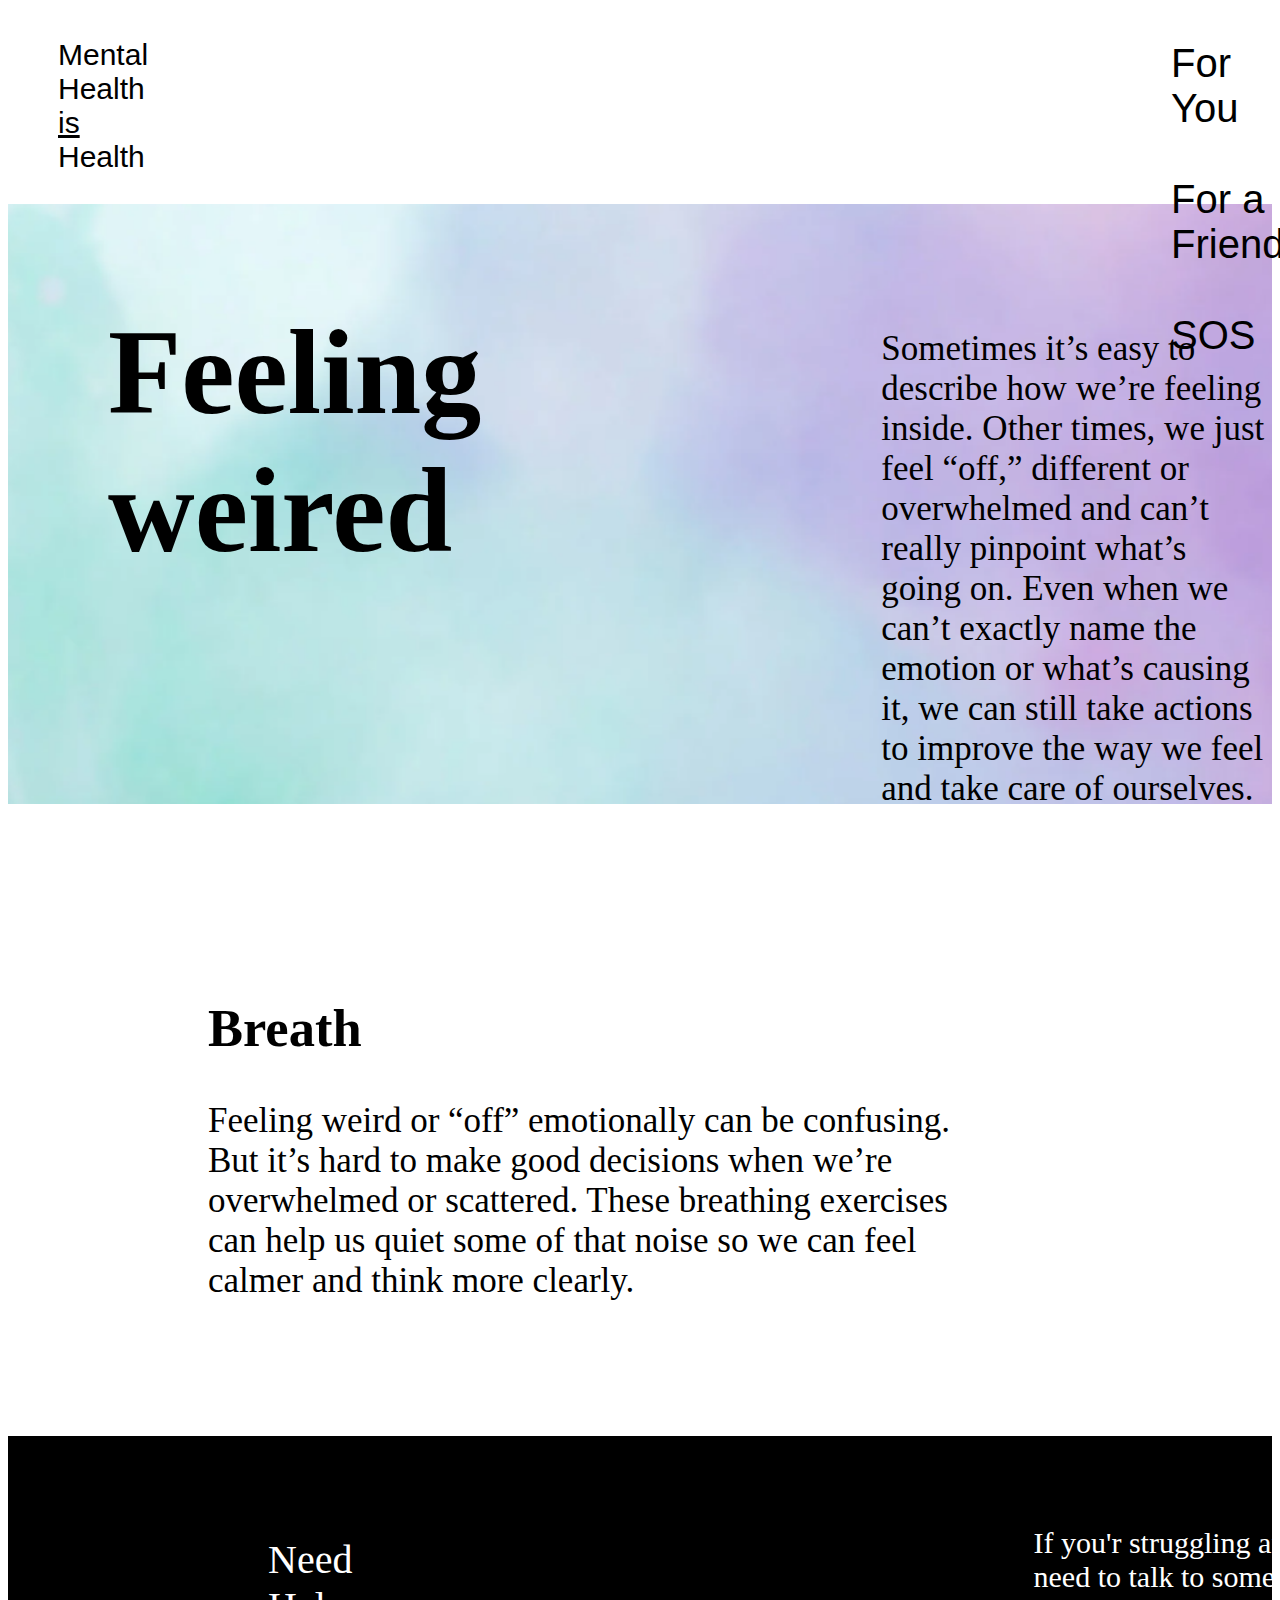
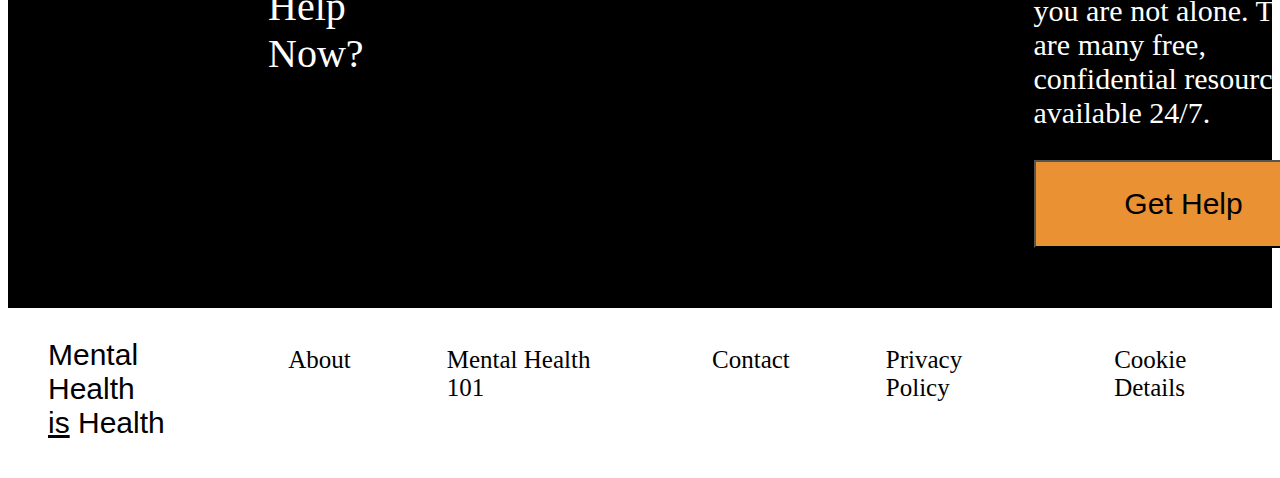
<file: fweired.html>
<!DOCTYPE html>
<html lang="en">
<head>
    <meta charset="UTF-8">
    <meta name="viewport" content="width=device-width, initial-scale=1.0">
    <title>Weired</title>
    <style>
    #div1{
    background-color: white;
    margin: 0px;
    display: flex;
    }
    #div11 p{
        font-size:30px;
        font-family: 'Franklin Gothic Medium', 'Arial Narrow', Arial, sans-serif;
        color: black;

    }
    #div11{
        background-color: white;
        margin-left: 50px;
    }
    #div12 a{
        padding: 23px;
        float: left;
        font-size: 40px;
        text-decoration: none;
        color: black;
        font-family: 'Gill Sans', 'Gill Sans MT', Calibri, 'Trebuchet MS', sans-serif;
        
    }
    #div12 ul{
        list-style-type: none;
        padding: 0px;
        margin: 0px;
        overflow: hidden;
    }
    #div12 li{
        float: left;
    }
   
    #div12{
        margin-left: 1000px;
        margin-top: 10px;
        background-color:white;
        height: 100px;
        width: 600px;
    }
    #div12 a:link{
        color: black;
    }
    #div12 a:hover{
        color: hotpink;
        background-color: black;
    }
    #div2{
        background-image: url(images/ins3.png);
        background-size: cover;
        display: flex;
        height: 600px;
    }
    #div21{
        margin-left: 100px;
        font-size: 80px;
        width: 500px;
    }
    #div22{
        margin-top: 90px;
        margin-left: 400px;
        font-size: 35px;
    }
    #div3{
        display: flex;
    }
    #div31{
        margin-left: 150px;
        margin-top: 100px;
    }
    #div31:hover{
        transform: scale(1.01);
        box-shadow: 0 0 20px 2px rgba(0,0,0,.1);
        z-index: index 2;
    }
    #div32{
        margin-left: 200px;
        margin-top: 150px;
        margin-right: 300px;
        font-size: 35px;
    }
    #div6{
        margin-top: 100px;
        background-color: black;
        display: flex;
        color: white;
    }
    #div61{
        font-size: 40px;
        margin-left: 200px;
        padding: 60px;
        
    }
    #div62{
        font-size: 30px;
        margin-left: 550px;
        margin-right: 200px;
        padding: 60px;
    }
    #get{
        padding: 25px;
        width: 300px;
        font-size: 30px;
        background-color: rgb(233, 145, 51);
        color: black;
    }
    #get:hover{
        transform: scale(1.01);
        box-shadow: 0 0 20px 2px rgba(0,0,0,.1);
        z-index: index 2;
    }
    footer{
    background-color: white;
    margin-left: 40px;
    display: flex;

    }
    footer p{
        
        font-size:30px;
        font-family: 'Franklin Gothic Medium', 'Arial Narrow', Arial, sans-serif;
        color: black;
    }
    footer a{
        padding: 23px;
        float: left;
        font-size: 25px;
        text-decoration: none;
        color: black;
        margin-top: 15px;
        margin-left: 50px;
    }
    </style>
</head>
<body>
    <div id="div1">
        <div id="div11">
            <p>Mental Health <br><u>is</u> Health</p>
        </div>

        <div id="div12">
            <ul>
                <li><a href="foryou.html">For You</a></li>
                <li><a href="forfriend.html">For a Friend</a></li>
                <li><a href="#div6">SOS</a></li>
            </ul>
        </div>
    </div>
    <div id="div2">
        <div id="div21">
            <h2><b>Feeling weired</b></h2>
        </div>
        <div id="div22">
            <p>Sometimes it’s easy to describe how we’re feeling inside. Other times, we just feel “off,” different or overwhelmed and can’t really pinpoint what’s going on.

                Even when we can’t exactly name the emotion or what’s causing it, we can still take actions to improve the way we feel and take care of ourselves.</p>
        </div>
    </div>
    <div id="div3">
        
        <div id="div32">
            <h2>Breath</h2>
            <p>Feeling weird or “off” emotionally can be confusing. But it’s hard to make good decisions when we’re overwhelmed or scattered.

                These breathing exercises can help us quiet some of that noise so we can feel calmer and think more clearly.</p>
        </div>
    </div>
    <div id="div6">
        <div id="div61">
            <p>Need Help Now?</p>
        </div>
        <div id="div62">
            <p>If you'r struggling and need to talk to someone, you are not alone. There are many free, confidential resources available 24/7. </p>
            <input type="button" value="Get Help" id="get" onclick="msg()">
        </div>
    </div>
    <footer>
        <p>Mental Health <br><u>is</u> Health</p> 
        <a href="about.com" >About</a>
        <a href="mentalhealth101">Mental Health 101</a>
        <a href="advocacy.com">Contact</a>
        <a href="privacypolicy.com">Privacy Policy</a>
        <a href="cookiedetails.com">Cookie Details</a>
    </footer>
</body>
</html>
</file>
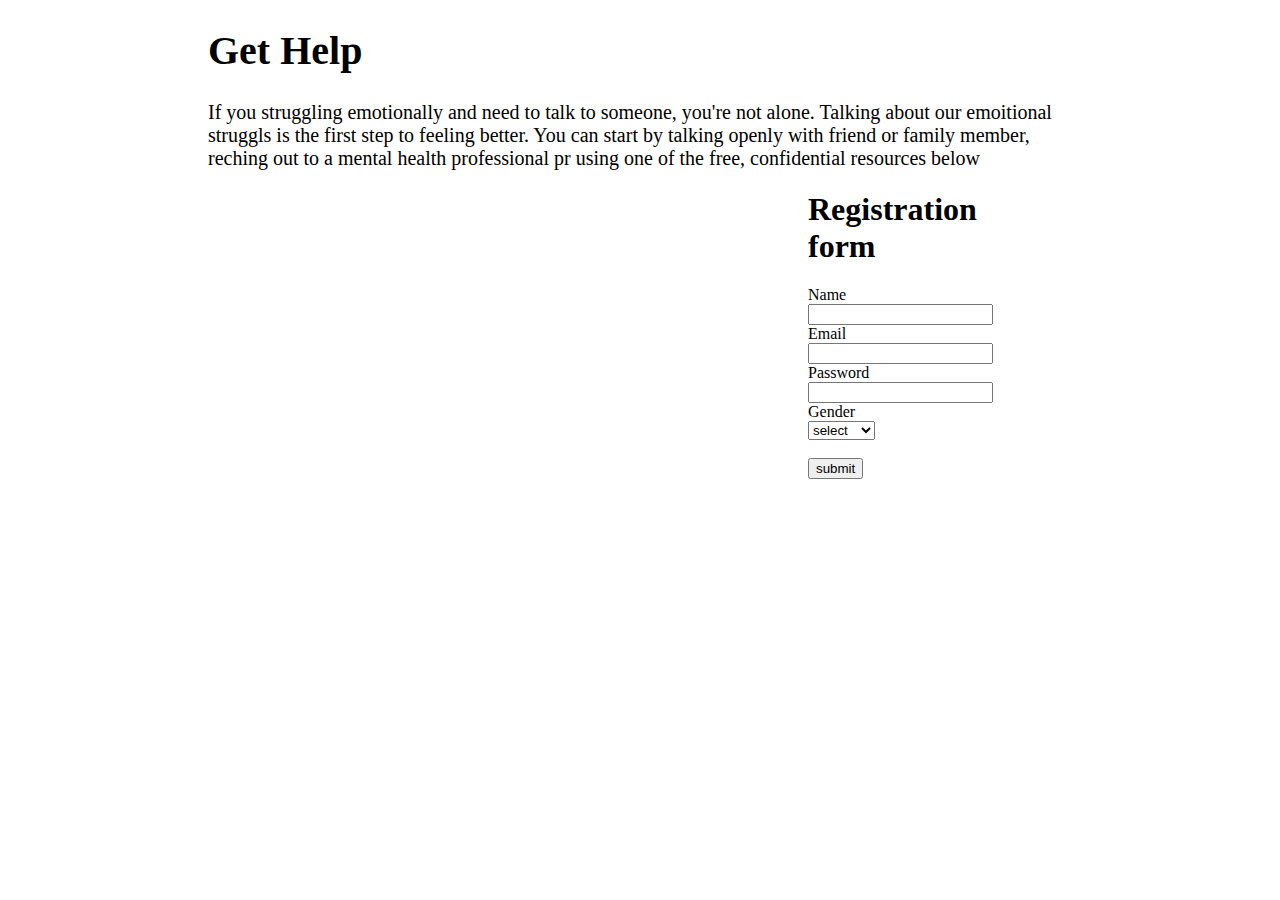
<file: gethelp.html>
<!DOCTYPE html>
<html lang="en">
<head>
    <meta charset="UTF-8">
    <meta name="viewport" content="width=device-width, initial-scale=1.0">
    <title>Get Help</title>
    <style>
        #body{
            font-size: 40px;
        }
        #gender{
            width:170px
        }
        #bio{
            height: 60px;
            width: 170px;
        }
        #div1{
            
            margin-left: 800px;
            margin-right: 800px;
        }
        #submit{
            background-color: green;
        }
        #text{
            font-size: 20px;
            margin-right: 200px;
            margin-left: 200px;
        }
    </style>
</head>
<body>
    <script>
        function data()
        {
        var a=document.getElementById("i1").value;
        var b=document.getElementById("i2").value;
        var c=document.getElementById("i3").value;
        var d=document.getElementById("i4").value;
        if(a==""|| b==""|| c==""|| d=="")
        {
            alert("All fields are mandatory")
            return false;
        }
        else{
            true;
        }
        }
        
    </script>
<div id="text">
    <h1>Get Help</h1>
    <p>If you struggling emotionally and need to talk to someone, you're not alone. Talking about our emoitional struggls is the first step to feeling better. You can start by talking openly with friend or family member, reching out to a mental health professional pr using one of the free, confidential resources below</p>
</div>
<div id="div1">
    <form onsubmit="return data()" action="index.html">
    <h1>Registration form</h1>
    <label for="name">Name</label><br>
    <input type="text" id="i1"><br>
    <label for="email">Email</label><br>
    <input type="email" id="i2"><br>
    <label for="password">Password</label><br>
    <input type="password" id="i3"><br>
    <label for="gender">Gender</label><br>
    <select id="i4"> 
    <option>select</option>
    <option>Male</option>
    <option>Female</option>
    </select><br><br>
    <input type="submit" value="submit" id="rh2" width="150px">
    </form>
</div>
</body>
</html>
</file>
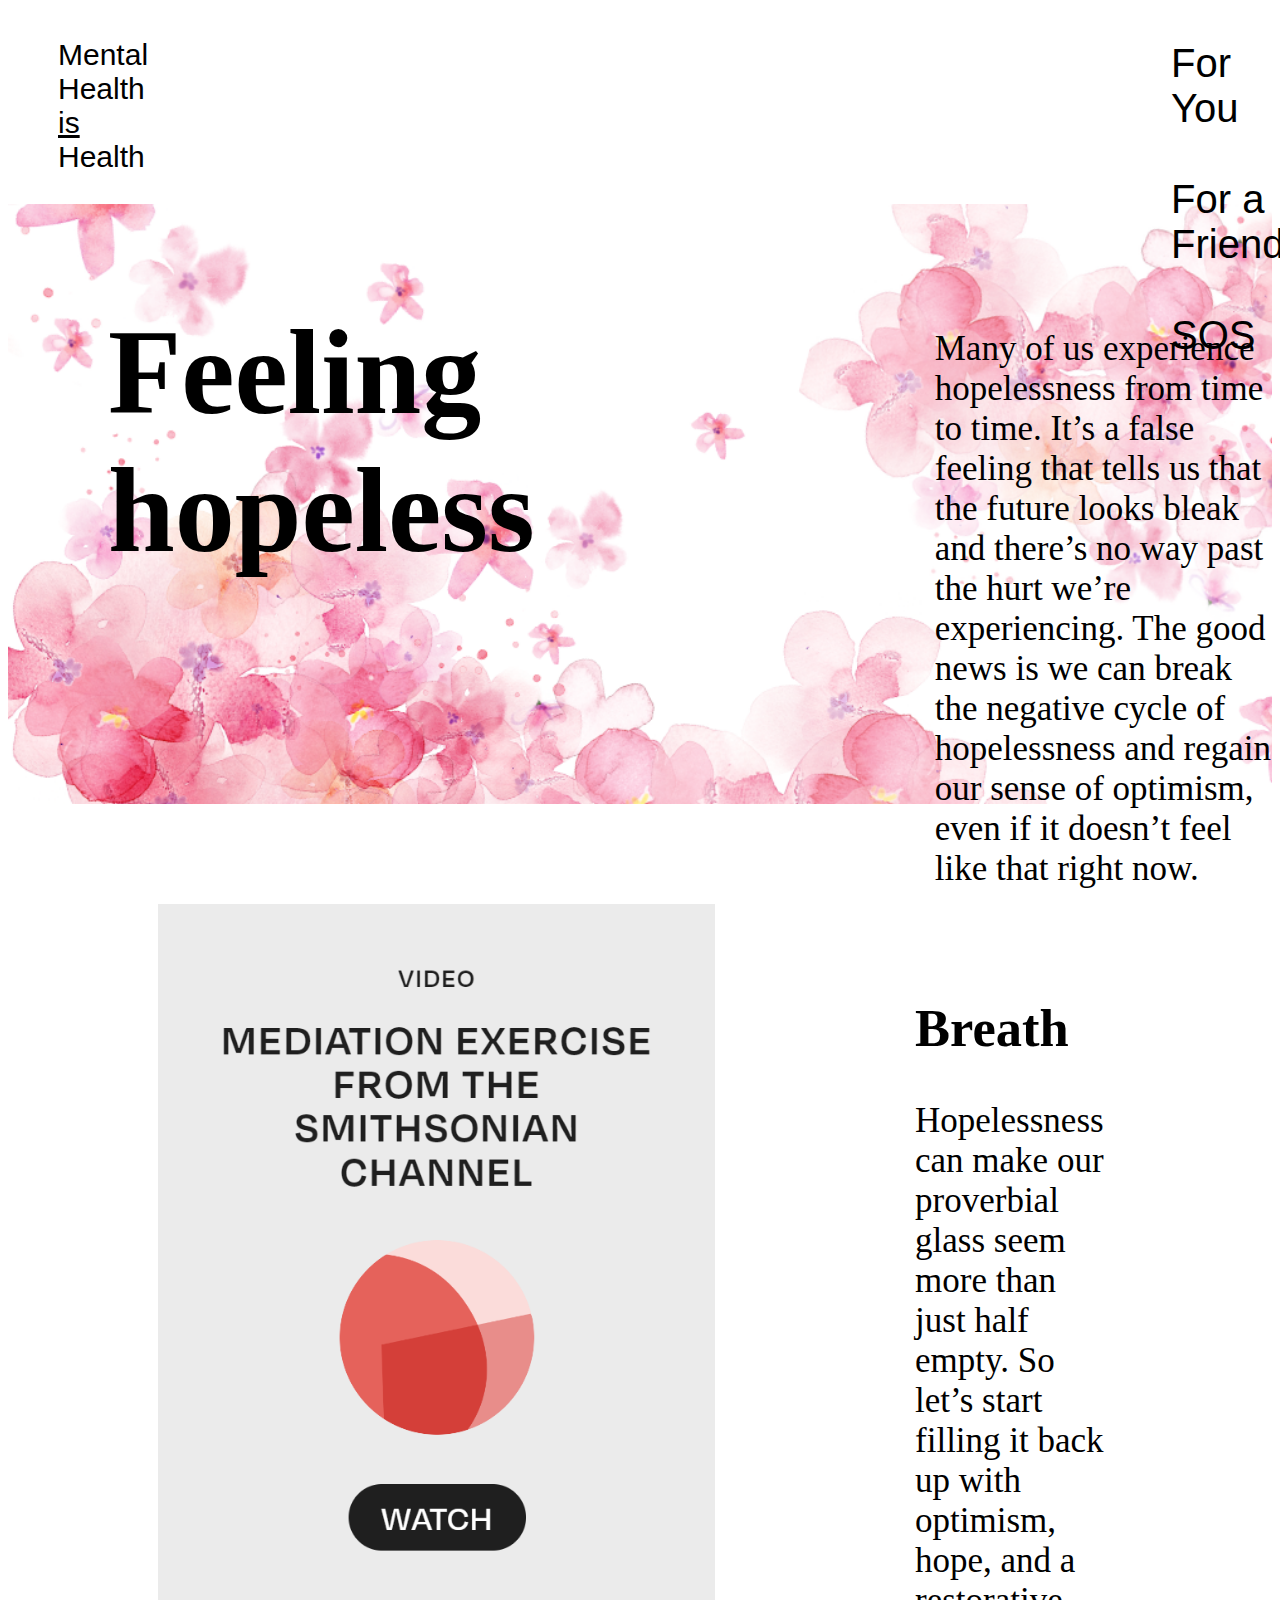
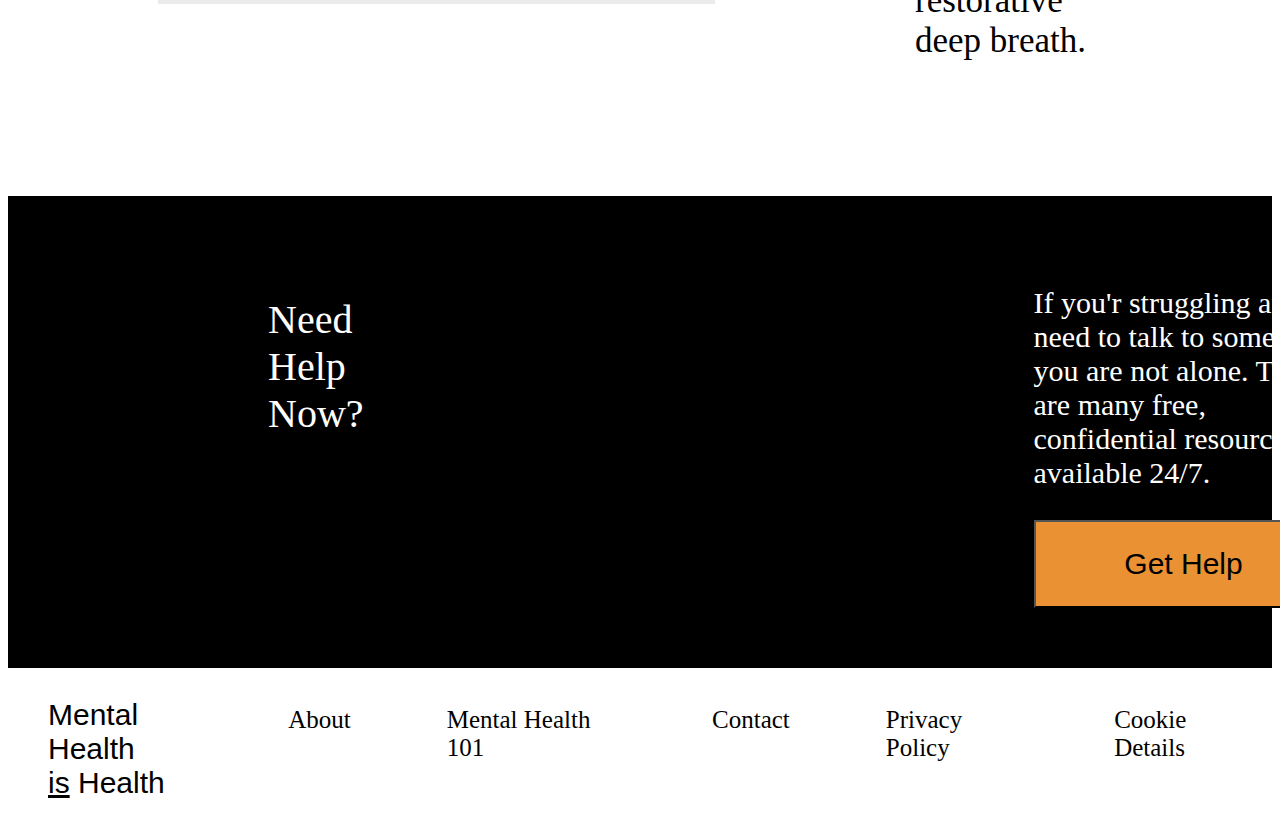
<file: hopeless.html>
<!DOCTYPE html>
<html lang="en">
<head>
    <meta charset="UTF-8">
    <meta name="viewport" content="width=device-width, initial-scale=1.0">
    <title>Hopeless</title>
    <style>
    #div1{
    background-color: white;
    margin: 0px;
    display: flex;
    }
    #div11 p{
        font-size:30px;
        font-family: 'Franklin Gothic Medium', 'Arial Narrow', Arial, sans-serif;
        color: black;

    }
    #div11{
        background-color: white;
        margin-left: 50px;
    }
    #div12 a{
        padding: 23px;
        float: left;
        font-size: 40px;
        text-decoration: none;
        color: black;
        font-family: 'Gill Sans', 'Gill Sans MT', Calibri, 'Trebuchet MS', sans-serif;
        
    }
    #div12 ul{
        list-style-type: none;
        padding: 0px;
        margin: 0px;
        overflow: hidden;
    }
    #div12 li{
        float: left;
    }
   
    #div12{
        margin-left: 1000px;
        margin-top: 10px;
        background-color:white;
        height: 100px;
        width: 600px;
    }
    #div12 a:link{
        color: black;
    }
    #div12 a:hover{
        color: hotpink;
        background-color: black;
    }
    #div2{
        background-image: url(images/ins4.png);
        background-size: cover;
        background-repeat: no-repeat;
        display: flex;
        height: 600px;
    }
    #div21{
        margin-left: 100px;
        font-size: 80px;
        width: 500px;
    }
    #div22{
        margin-top: 90px;
        margin-left: 400px;
        font-size: 35px;
    }
    #div3{
        display: flex;
    }
    #div31{
        margin-left: 150px;
        margin-top: 100px;
    }
    #div31:hover{
        transform: scale(1.01);
        box-shadow: 0 0 20px 2px rgba(0,0,0,.1);
        z-index: index 2;
    }
    #div32{
        margin-left: 200px;
        margin-top: 150px;
        margin-right: 300px;
        font-size: 35px;
    }
    #div6{
        margin-top: 100px;
        background-color: black;
        display: flex;
        color: white;
    }
    #div61{
        font-size: 40px;
        margin-left: 200px;
        padding: 60px;
        
    }
    #div62{
        font-size: 30px;
        margin-left: 550px;
        margin-right: 200px;
        padding: 60px;
    }
    #get{
        padding: 25px;
        width: 300px;
        font-size: 30px;
        background-color: rgb(233, 145, 51);
        color: black;
    }
    #get:hover{
        transform: scale(1.01);
        box-shadow: 0 0 20px 2px rgba(0,0,0,.1);
        z-index: index 2;
    }
    footer{
    background-color: white;
    margin-left: 40px;
    display: flex;

    }
    footer p{
        
        font-size:30px;
        font-family: 'Franklin Gothic Medium', 'Arial Narrow', Arial, sans-serif;
        color: black;
    }
    footer a{
        padding: 23px;
        float: left;
        font-size: 25px;
        text-decoration: none;
        color: black;
        margin-top: 15px;
        margin-left: 50px;
    }
    </style>
</head>
<body>
    <div id="div1">
        <div id="div11">
            <p>Mental Health <br><u>is</u> Health</p>
        </div>

        <div id="div12">
            <ul>
                <li><a href="foryou.html">For You</a></li>
                <li><a href="forfriend.html">For a Friend</a></li>
                <li><a href="#div6">SOS</a></li>
            </ul>
        </div>
    </div>
    <div id="div2">
        <div id="div21">
            <h2><b>Feeling hopeless</b></h2>
        </div>
        <div id="div22">
            <p>Many of us experience hopelessness from time to time. It’s a false feeling that tells us that the future looks bleak and there’s no way past the hurt we’re experiencing.

                The good news is we can break the negative cycle of hopelessness and regain our sense of optimism, even if it doesn’t feel like that right now.</p>
        </div>
    </div>
    <div id="div3">
        <div id="div31">
            <a href="https://www.youtube.com/watch?v=inpok4MKVLM&pp=ygUQbWVkaXRhdGlvbiB2aWRlbw%3D%3D"><img src="images/hopeless.png" height="700px" alt="no"></a>
        </div>
        <div id="div32">
            <h2>Breath</h2>
            <p>Hopelessness can make our proverbial glass seem more than just half empty.

                So let’s start filling it back up with optimism, hope, and a restorative deep breath.</p>
        </div>
    </div>
    <div id="div6">
        <div id="div61">
            <p>Need Help Now?</p>
        </div>
        <div id="div62">
            <p>If you'r struggling and need to talk to someone, you are not alone. There are many free, confidential resources available 24/7. </p>
            <input type="button" value="Get Help" id="get" onclick="msg()">
        </div>
    </div>
    <footer>
        <p>Mental Health <br><u>is</u> Health</p> 
        <a href="about.com" >About</a>
        <a href="mentalhealth101">Mental Health 101</a>
        <a href="advocacy.com">Contact</a>
        <a href="privacypolicy.com">Privacy Policy</a>
        <a href="cookiedetails.com">Cookie Details</a>
    </footer>
</body>
</html>
</file>
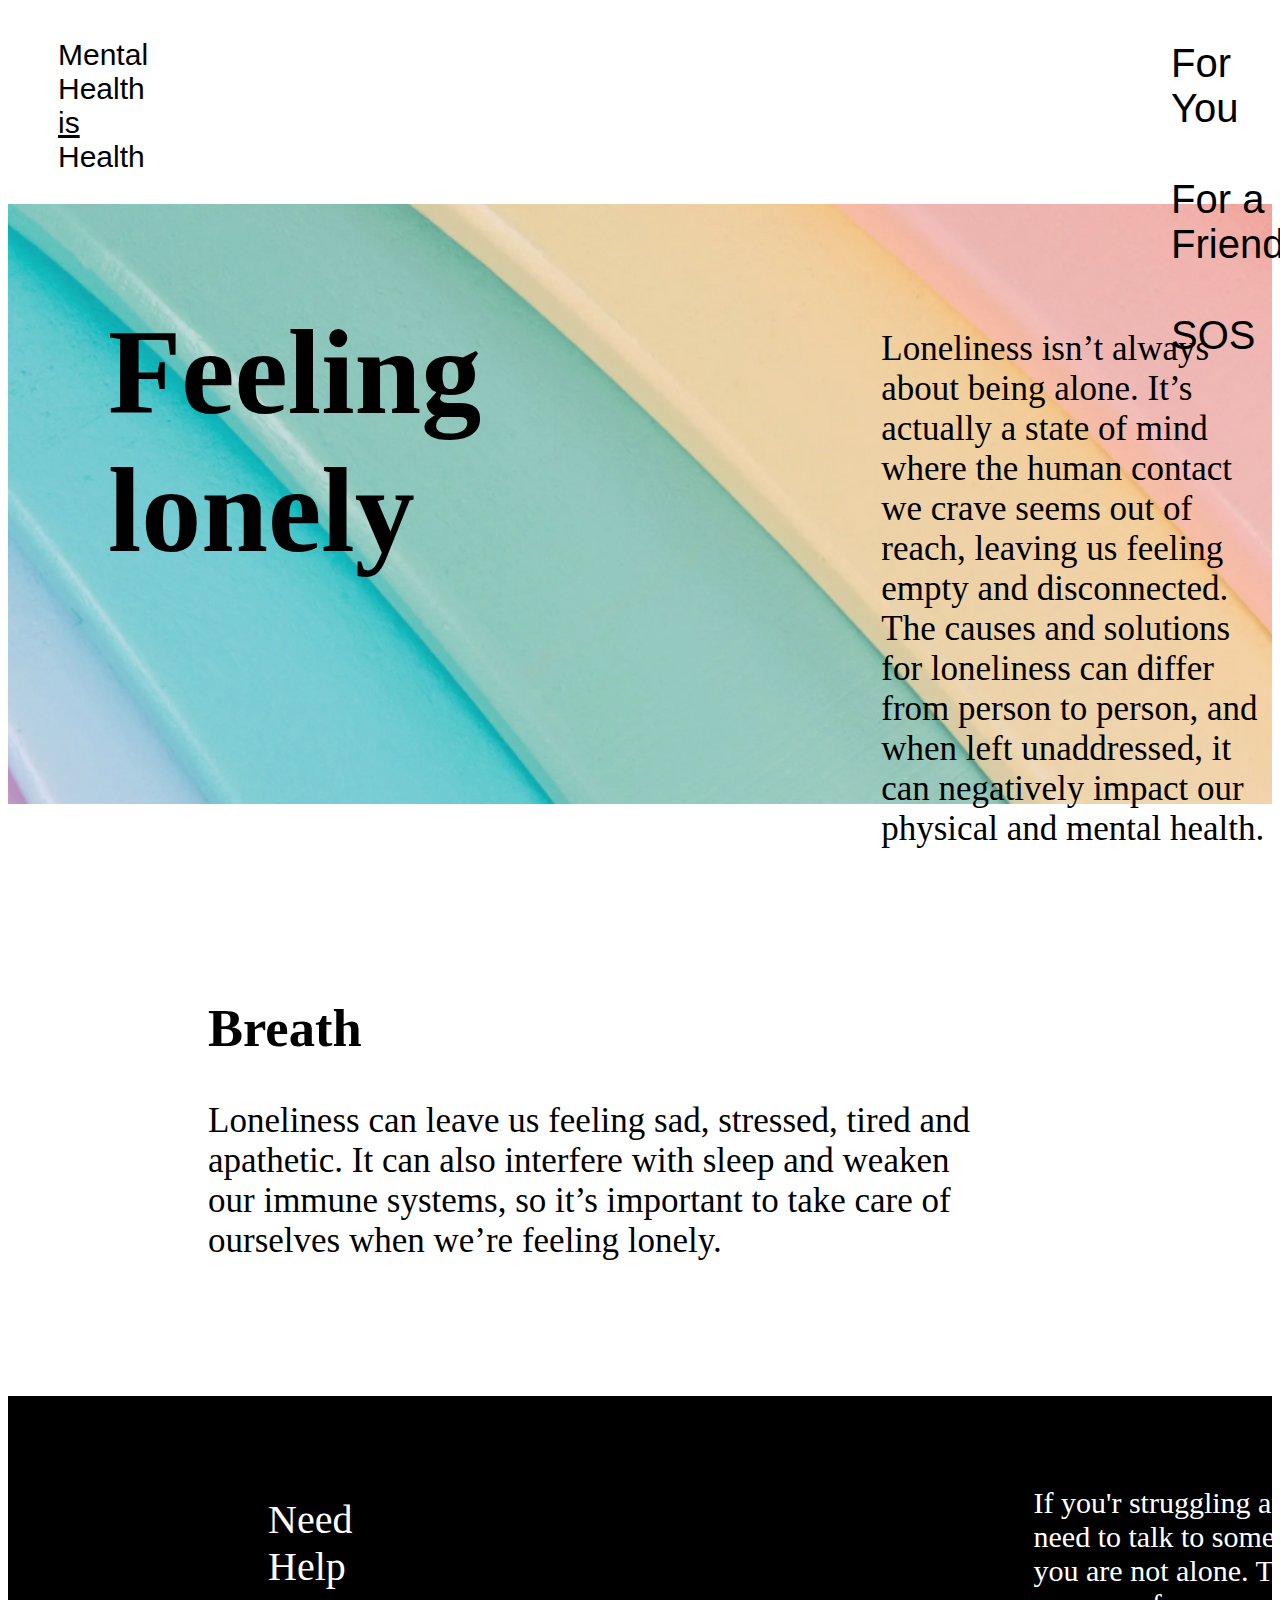
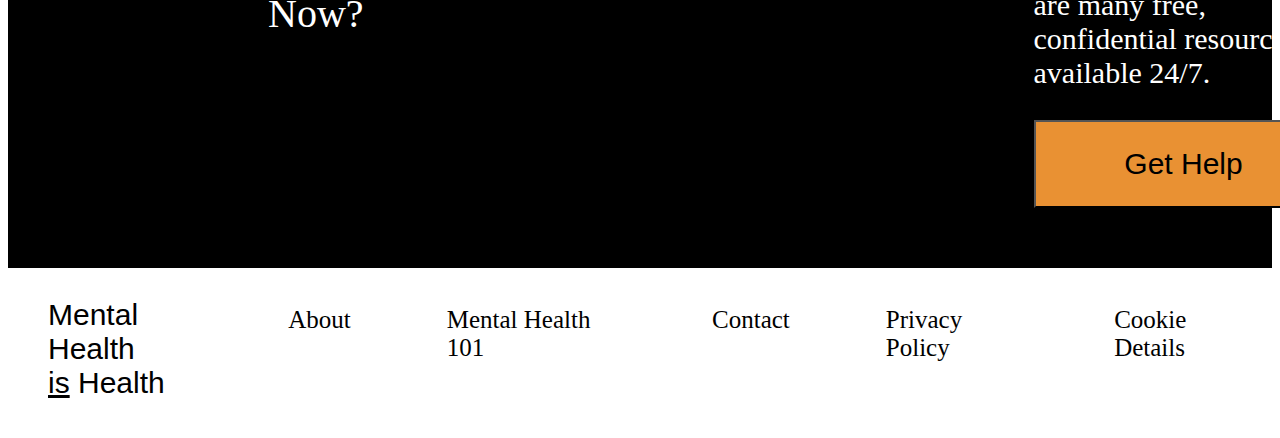
<file: lonely.html>
<!DOCTYPE html>
<html lang="en">
<head>
    <meta charset="UTF-8">
    <meta name="viewport" content="width=device-width, initial-scale=1.0">
    <title>Lonely</title>
    <style>
    #div1{
    background-color: white;
    margin: 0px;
    display: flex;
    }
    #div11 p{
        font-size:30px;
        font-family: 'Franklin Gothic Medium', 'Arial Narrow', Arial, sans-serif;
        color: black;

    }
    #div11{
        background-color: white;
        margin-left: 50px;
    }
    #div12 a{
        padding: 23px;
        float: left;
        font-size: 40px;
        text-decoration: none;
        color: black;
        font-family: 'Gill Sans', 'Gill Sans MT', Calibri, 'Trebuchet MS', sans-serif;
        
    }
    #div12 ul{
        list-style-type: none;
        padding: 0px;
        margin: 0px;
        overflow: hidden;
    }
    #div12 li{
        float: left;
    }
   
    #div12{
        margin-left: 1000px;
        margin-top: 10px;
        background-color:white;
        height: 100px;
        width: 600px;
    }
    #div12 a:link{
        color: black;
    }
    #div12 a:hover{
        color: hotpink;
        background-color: black;
    }
    #div2{
        background-image: url(images/ins5.png);
        background-repeat: no-repeat;
        background-size: cover;
        display: flex;
        height: 600px;
    }
    #div21{
        margin-left: 100px;
        font-size: 80px;
        width: 500px;
    }
    #div22{
        margin-top: 90px;
        margin-left: 400px;
        font-size: 35px;
    }
    #div3{
        display: flex;
    }
    #div31{
        margin-left: 150px;
        margin-top: 100px;
    }
    #div31:hover{
        transform: scale(1.01);
        box-shadow: 0 0 20px 2px rgba(0,0,0,.1);
        z-index: index 2;
    }
    #div32{
        margin-left: 200px;
        margin-top: 150px;
        margin-right: 300px;
        font-size: 35px;
    }
    #div6{
        margin-top: 100px;
        background-color: black;
        display: flex;
        color: white;
    }
    #div61{
        font-size: 40px;
        margin-left: 200px;
        padding: 60px;
        
    }
    #div62{
        font-size: 30px;
        margin-left: 550px;
        margin-right: 200px;
        padding: 60px;
    }
    #get{
        padding: 25px;
        width: 300px;
        font-size: 30px;
        background-color: rgb(233, 145, 51);
        color: black;
    }
    #get:hover{
        transform: scale(1.01);
        box-shadow: 0 0 20px 2px rgba(0,0,0,.1);
        z-index: index 2;
    }
    footer{
    background-color: white;
    margin-left: 40px;
    display: flex;

    }
    footer p{
        
        font-size:30px;
        font-family: 'Franklin Gothic Medium', 'Arial Narrow', Arial, sans-serif;
        color: black;
    }
    footer a{
        padding: 23px;
        float: left;
        font-size: 25px;
        text-decoration: none;
        color: black;
        margin-top: 15px;
        margin-left: 50px;
    }
    </style>
</head>
<body>
    <div id="div1">
        <div id="div11">
            <p>Mental Health <br><u>is</u> Health</p>
        </div>

        <div id="div12">
            <ul>
                <li><a href="foryou.html">For You</a></li>
                <li><a href="forfriend.html">For a Friend</a></li>
                <li><a href="#div6">SOS</a></li>
            </ul>
        </div>
    </div>
    <div id="div2">
        <div id="div21">
            <h2><b>Feeling lonely</b></h2>
        </div>
        <div id="div22">
            <p>Loneliness isn’t always about being alone. It’s actually a state of mind where the human contact we crave seems out of reach, leaving us feeling empty and disconnected.

                The causes and solutions for loneliness can differ from person to person, and when left unaddressed, it can negatively impact our physical and mental health.</p>
        </div>
    </div>
    <div id="div3">
        
        <div id="div32">
            <h2>Breath</h2>
            <p>Loneliness can leave us feeling sad, stressed, tired and apathetic. It can also interfere with sleep and weaken our immune systems, so it’s important to take care of ourselves when we’re feeling lonely.</p>
        </div>
    </div>
    <div id="div6">
        <div id="div61">
            <p>Need Help Now?</p>
        </div>
        <div id="div62">
            <p>If you'r struggling and need to talk to someone, you are not alone. There are many free, confidential resources available 24/7. </p>
            <input type="button" value="Get Help" id="get" onclick="msg()">
        </div>
    </div>
    <footer>
        <p>Mental Health <br><u>is</u> Health</p> 
        <a href="about.com" >About</a>
        <a href="mentalhealth101">Mental Health 101</a>
        <a href="advocacy.com">Contact</a>
        <a href="privacypolicy.com">Privacy Policy</a>
        <a href="cookiedetails.com">Cookie Details</a>
    </footer>
</body>
</html>
</file>
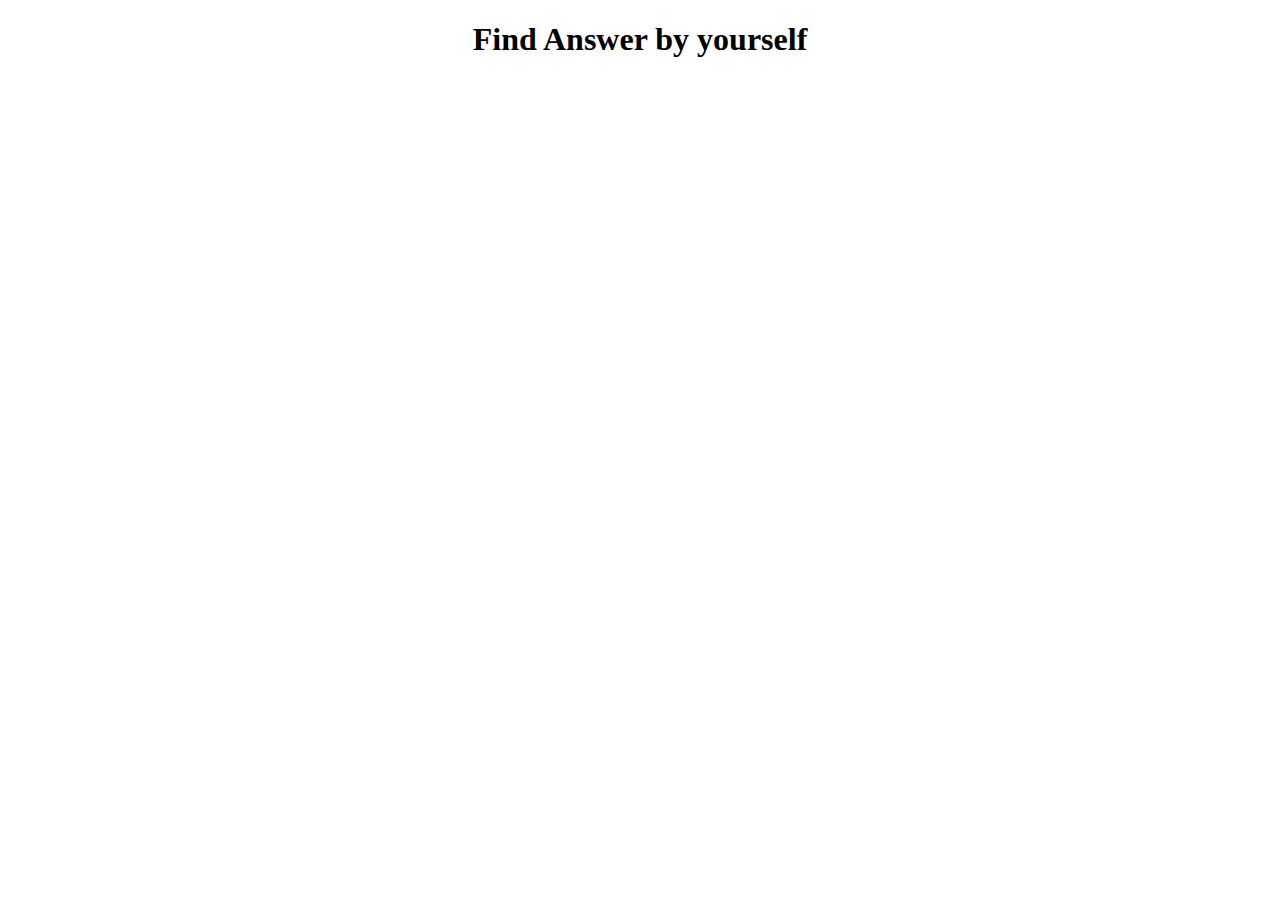
<file: que.html>
<!DOCTYPE html>
<html lang="en">
<head>
    <meta charset="UTF-8">
    <meta name="viewport" content="width=device-width, initial-scale=1.0">
    <title>Document</title>
</head>
<body>
    <center>
    <h1>Find Answer by yourself</h1>
    </center>
</body>
</html>
</file>
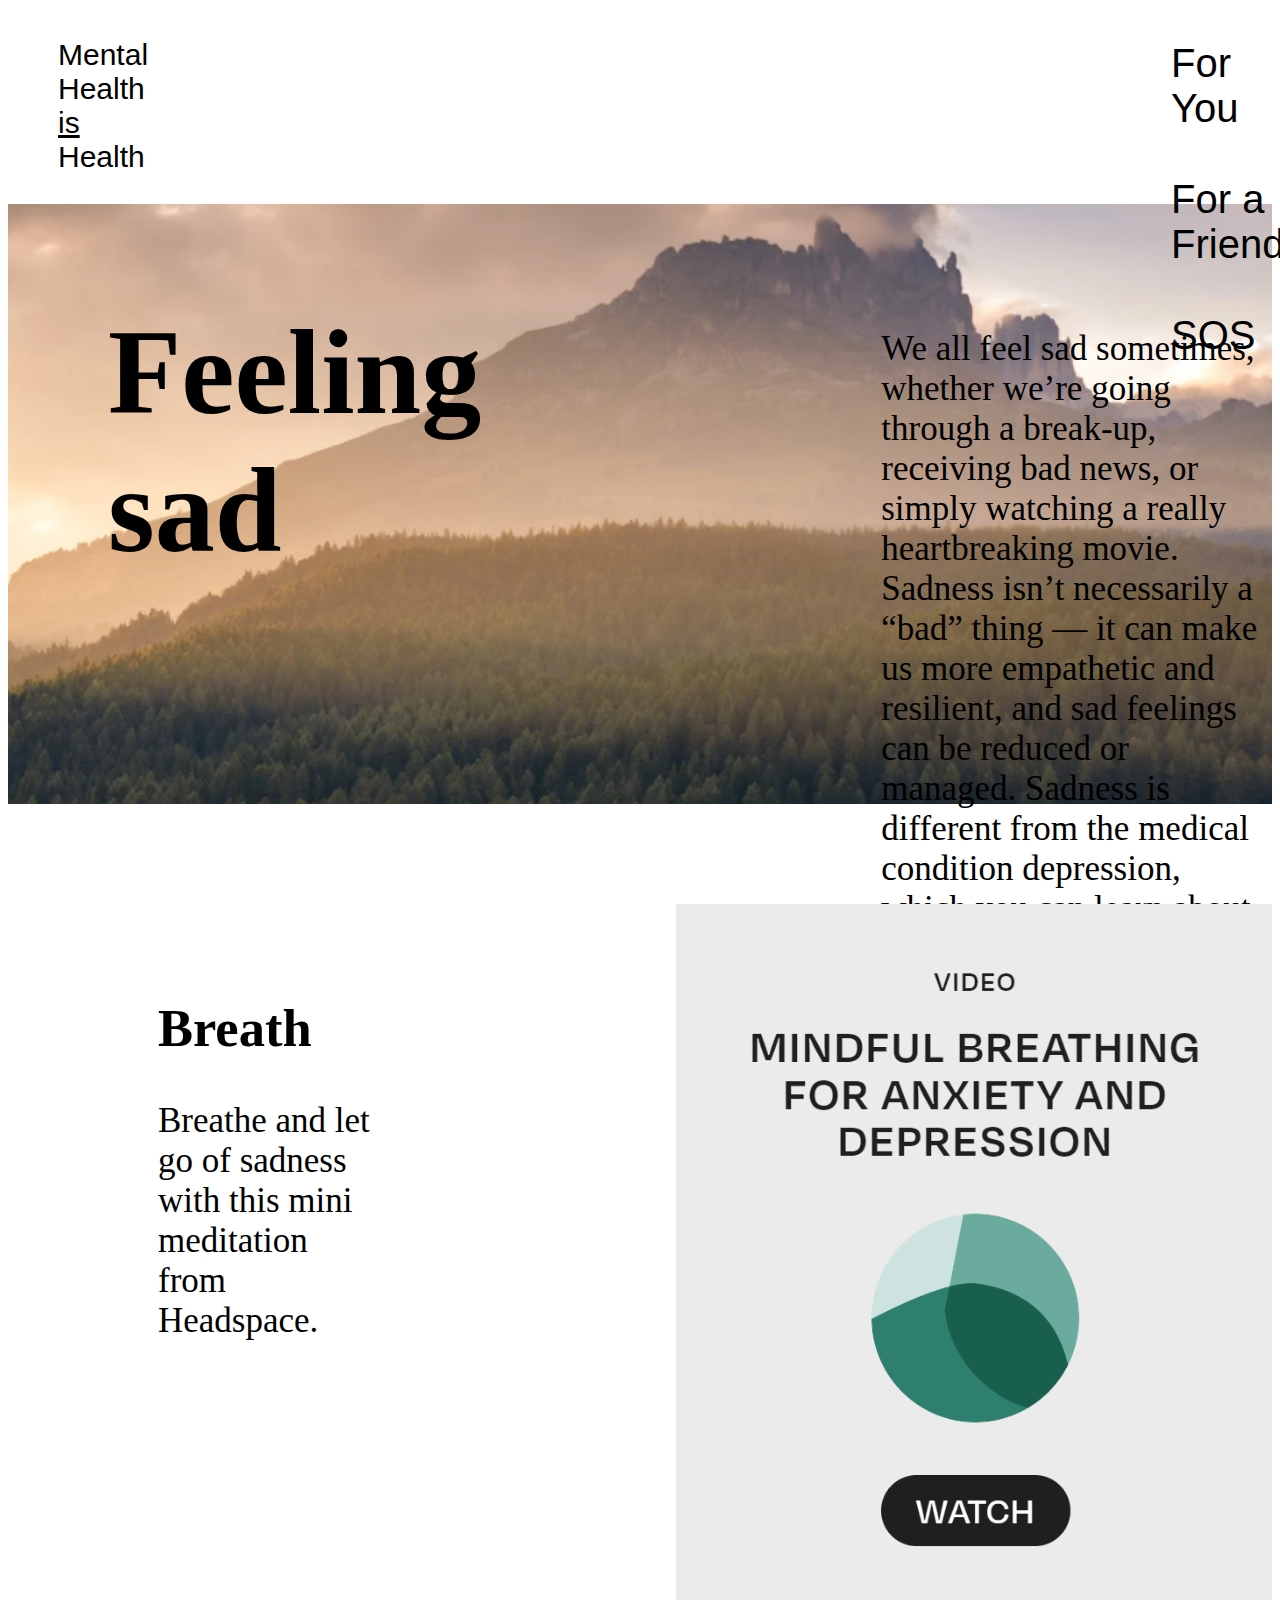
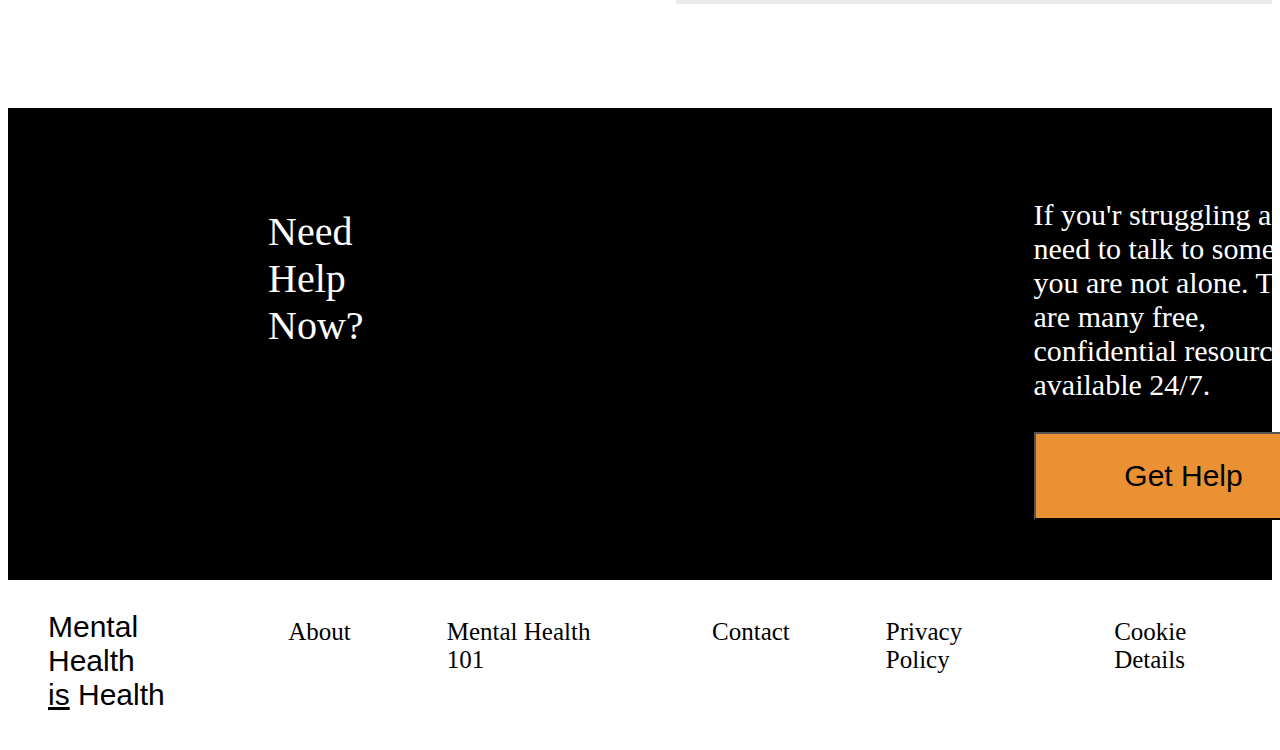
<file: sad.html>
<!DOCTYPE html>
<html lang="en">
<head>
    <meta charset="UTF-8">
    <meta name="viewport" content="width=device-width, initial-scale=1.0">
    <title>Sad</title>
    <style>
    #div1{
    background-color: white;
    margin: 0px;
    display: flex;
    }
    #div11 p{
        font-size:30px;
        font-family: 'Franklin Gothic Medium', 'Arial Narrow', Arial, sans-serif;
        color: black;

    }
    #div11{
        background-color: white;
        margin-left: 50px;
    }
    #div12 a{
        padding: 23px;
        float: left;
        font-size: 40px;
        text-decoration: none;
        color: black;
        font-family: 'Gill Sans', 'Gill Sans MT', Calibri, 'Trebuchet MS', sans-serif;
        
    }
    #div12 ul{
        list-style-type: none;
        padding: 0px;
        margin: 0px;
        overflow: hidden;
    }
    #div12 li{
        float: left;
    }
   
    #div12{
        margin-left: 1000px;
        margin-top: 10px;
        background-color:white;
        height: 100px;
        width: 600px;
    }
    #div12 a:link{
        color: black;
    }
    #div12 a:hover{
        color: hotpink;
        background-color: black;
    }
    #div2{
        background-image: url(images/inss6.png);
        background-repeat: no-repeat;
        background-size: cover;
        display: flex;
        height: 600px;
    }
    #div21{
        margin-left: 100px;
        font-size: 80px;
        width: 500px;
    }
    #div22{
        margin-top: 90px;
        margin-left: 400px;
        font-size: 35px;
    }
    #div3{
        display: flex;
    }
    
    #div31{
        margin-left: 150px;
        margin-top: 150px;
        width: 600px;
        font-size: 35px;
    }
    #div32{
        margin-left: 300px;
        margin-top: 100px;
    }
    #div32:hover{
        transform: scale(1.01);
        box-shadow: 0 0 20px 2px rgba(0,0,0,.1);
        z-index: index 2;
    }
    #div6{
        margin-top: 100px;
        background-color: black;
        display: flex;
        color: white;
    }
    #div61{
        font-size: 40px;
        margin-left: 200px;
        padding: 60px;
        
    }
    #div62{
        font-size: 30px;
        margin-left: 550px;
        margin-right: 200px;
        padding: 60px;
    }
    #get{
        padding: 25px;
        width: 300px;
        font-size: 30px;
        background-color: rgb(233, 145, 51);
        color: black;
    }
    #get:hover{
        transform: scale(1.01);
        box-shadow: 0 0 20px 2px rgba(0,0,0,.1);
        z-index: index 2;
    }
    footer{
    background-color: white;
    margin-left: 40px;
    display: flex;

    }
    footer p{
        
        font-size:30px;
        font-family: 'Franklin Gothic Medium', 'Arial Narrow', Arial, sans-serif;
        color: black;
    }
    footer a{
        padding: 23px;
        float: left;
        font-size: 25px;
        text-decoration: none;
        color: black;
        margin-top: 15px;
        margin-left: 50px;
    }
    </style>
</head>
<body>
    <div id="div1">
        <div id="div11">
            <p>Mental Health <br><u>is</u> Health</p>
        </div>

        <div id="div12">
            <ul>
                <li><a href="foryou.html">For You</a></li>
                <li><a href="forfriend.html">For a Friend</a></li>
                <li><a href="#div6">SOS</a></li>
            </ul>
        </div>
    </div>
    <div id="div2">
        <div id="div21">
            <h2><b>Feeling sad</b></h2>
        </div>
        <div id="div22">
            <p>We all feel sad sometimes, whether we’re going through a break-up, receiving bad news, or simply watching a really heartbreaking movie. Sadness isn’t necessarily a “bad” thing — it can make us more empathetic and resilient, and sad feelings can be reduced or managed.

                Sadness is different from the medical condition depression, which you can learn about here.</p>
        </div>
    </div>
    <div id="div3">
        <div id="div31">
            <h2>Breath</h2>
            <p>Breathe and let go of sadness with this mini meditation from Headspace.</p>
        </div>
        <div id="div32">
            <a href="https://www.youtube.com/watch?v=inpok4MKVLM&pp=ygUQbWVkaXRhdGlvbiB2aWRlbw%3D%3D"><img src="images/sad.png" height="700px" alt="no"></a>
        </div>
    </div>
    <div id="div6">
        <div id="div61">
            <p>Need Help Now?</p>
        </div>
        <div id="div62">
            <p>If you'r struggling and need to talk to someone, you are not alone. There are many free, confidential resources available 24/7. </p>
            <input type="button" value="Get Help" id="get" onclick="msg()">
        </div>
    </div>
    <footer>
        <p>Mental Health <br><u>is</u> Health</p> 
        <a href="about.com" >About</a>
        <a href="mentalhealth101">Mental Health 101</a>
        <a href="advocacy.com">Contact</a>
        <a href="privacypolicy.com">Privacy Policy</a>
        <a href="cookiedetails.com">Cookie Details</a>
    </footer>
</body>
</html>
</file>
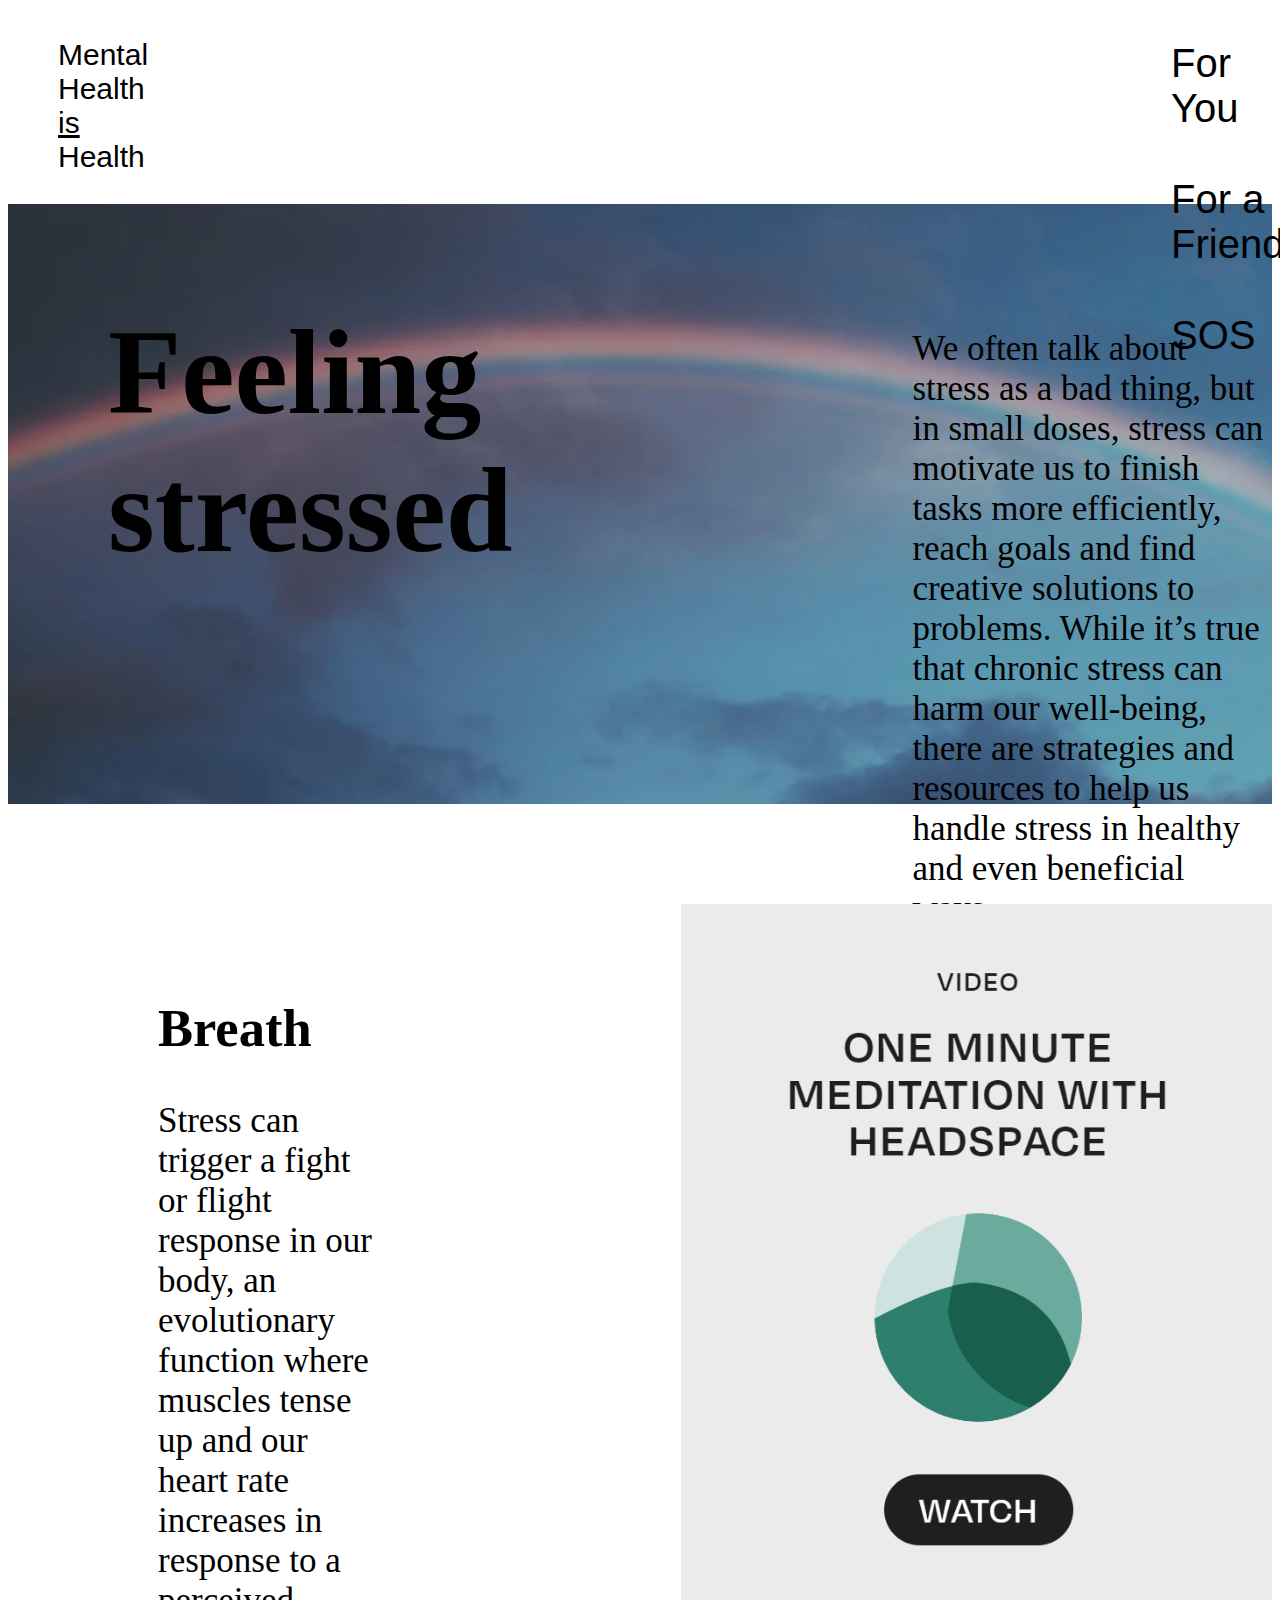
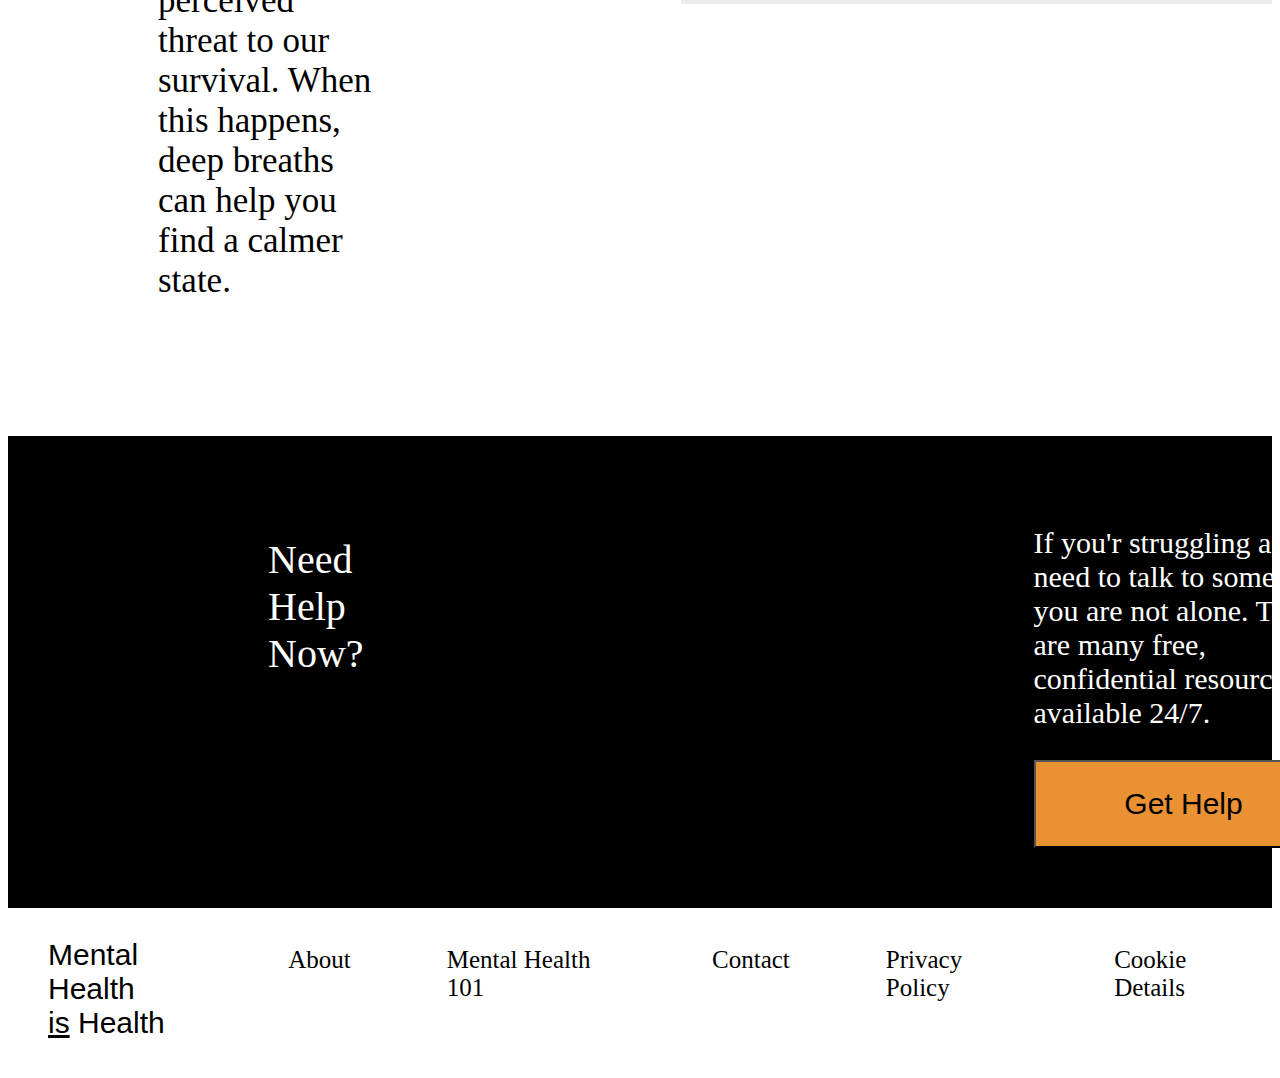
<file: streesed.html>
<!DOCTYPE html>
<html lang="en">
<head>
    <meta charset="UTF-8">
    <meta name="viewport" content="width=device-width, initial-scale=1.0">
    <title>Stressed</title>
    <style>
    #div1{
    background-color: white;
    margin: 0px;
    display: flex;
    }
    #div11 p{
        font-size:30px;
        font-family: 'Franklin Gothic Medium', 'Arial Narrow', Arial, sans-serif;
        color: black;

    }
    #div11{
        background-color: white;
        margin-left: 50px;
    }
    #div12 a{
        padding: 23px;
        float: left;
        font-size: 40px;
        text-decoration: none;
        color: black;
        font-family: 'Gill Sans', 'Gill Sans MT', Calibri, 'Trebuchet MS', sans-serif;
        
    }
    #div12 ul{
        list-style-type: none;
        padding: 0px;
        margin: 0px;
        overflow: hidden;
    }
    #div12 li{
        float: left;
    }
   
    #div12{
        margin-left: 1000px;
        margin-top: 10px;
        background-color:white;
        height: 100px;
        width: 600px;
    }
    #div12 a:link{
        color: black;
    }
    #div12 a:hover{
        color: hotpink;
        background-color: black;
    }
    #div2{
        background-image: url(images/ins7.png);
        background-repeat: no-repeat;
        background-size: cover;
        display: flex;
        height: 600px;
    }
    #div21{
        margin-left: 100px;
        font-size: 80px;
        width: 500px;
    }
    #div22{
        margin-top: 90px;
        margin-left: 400px;
        font-size: 35px;
    }
    #div3{
        display: flex;
    }
    
    #div31{
        margin-left: 150px;
        margin-top: 150px;
        width: 600px;
        font-size: 35px;
    }
    #div32{
        margin-left: 300px;
        margin-top: 100px;
    }
    #div32:hover{
        transform: scale(1.01);
        box-shadow: 0 0 20px 2px rgba(0,0,0,.1);
        z-index: index 2;
    }
    #div6{
        margin-top: 100px;
        background-color: black;
        display: flex;
        color: white;
    }
    #div61{
        font-size: 40px;
        margin-left: 200px;
        padding: 60px;
        
    }
    #div62{
        font-size: 30px;
        margin-left: 550px;
        margin-right: 200px;
        padding: 60px;
    }
    #get{
        padding: 25px;
        width: 300px;
        font-size: 30px;
        background-color: rgb(233, 145, 51);
        color: black;
    }
    #get:hover{
        transform: scale(1.01);
        box-shadow: 0 0 20px 2px rgba(0,0,0,.1);
        z-index: index 2;
    }
    footer{
    background-color: white;
    margin-left: 40px;
    display: flex;

    }
    footer p{
        
        font-size:30px;
        font-family: 'Franklin Gothic Medium', 'Arial Narrow', Arial, sans-serif;
        color: black;
    }
    footer a{
        padding: 23px;
        float: left;
        font-size: 25px;
        text-decoration: none;
        color: black;
        margin-top: 15px;
        margin-left: 50px;
    }
    </style>
</head>
<body>
    <div id="div1">
        <div id="div11">
            <p>Mental Health <br><u>is</u> Health</p>
        </div>

        <div id="div12">
            <ul>
                <li><a href="foryou.html">For You</a></li>
                <li><a href="forfriend.html">For a Friend</a></li>
                <li><a href="#div6">SOS</a></li>
            </ul>
        </div>
    </div>
    <div id="div2">
        <div id="div21">
            <h2><b>Feeling stressed</b></h2>
        </div>
        <div id="div22">
            <p>We often talk about stress as a bad thing, but in small doses, stress can motivate us to finish tasks more efficiently, reach goals and find creative solutions to problems.

                While it’s true that chronic stress can harm our well-being, there are strategies and resources to help us handle stress in healthy and even beneficial ways.</p>
        </div>
    </div>
    <div id="div3">
        <div id="div31">
            <h2>Breath</h2>
            <p>Stress can trigger a fight or flight response in our body, an evolutionary function where muscles tense up and our heart rate increases in response to a perceived threat to our survival. When this happens, deep breaths can help you find a calmer state.</p>
        </div>
        <div id="div32">
            <a href="https://www.youtube.com/watch?v=inpok4MKVLM&pp=ygUQbWVkaXRhdGlvbiB2aWRlbw%3D%3D"><img src="images/stress.png" height="700px" alt="no"></a>
        </div>
    </div>
    <div id="div6">
        <div id="div61">
            <p>Need Help Now?</p>
        </div>
        <div id="div62">
            <p>If you'r struggling and need to talk to someone, you are not alone. There are many free, confidential resources available 24/7. </p>
            <input type="button" value="Get Help" id="get" onclick="msg()">
        </div>
    </div>
    <footer>
        <p>Mental Health <br><u>is</u> Health</p> 
        <a href="about.com" >About</a>
        <a href="mentalhealth101">Mental Health 101</a>
        <a href="advocacy.com">Contact</a>
        <a href="privacypolicy.com">Privacy Policy</a>
        <a href="cookiedetails.com">Cookie Details</a>
    </footer>
</body>
</html>
</file>
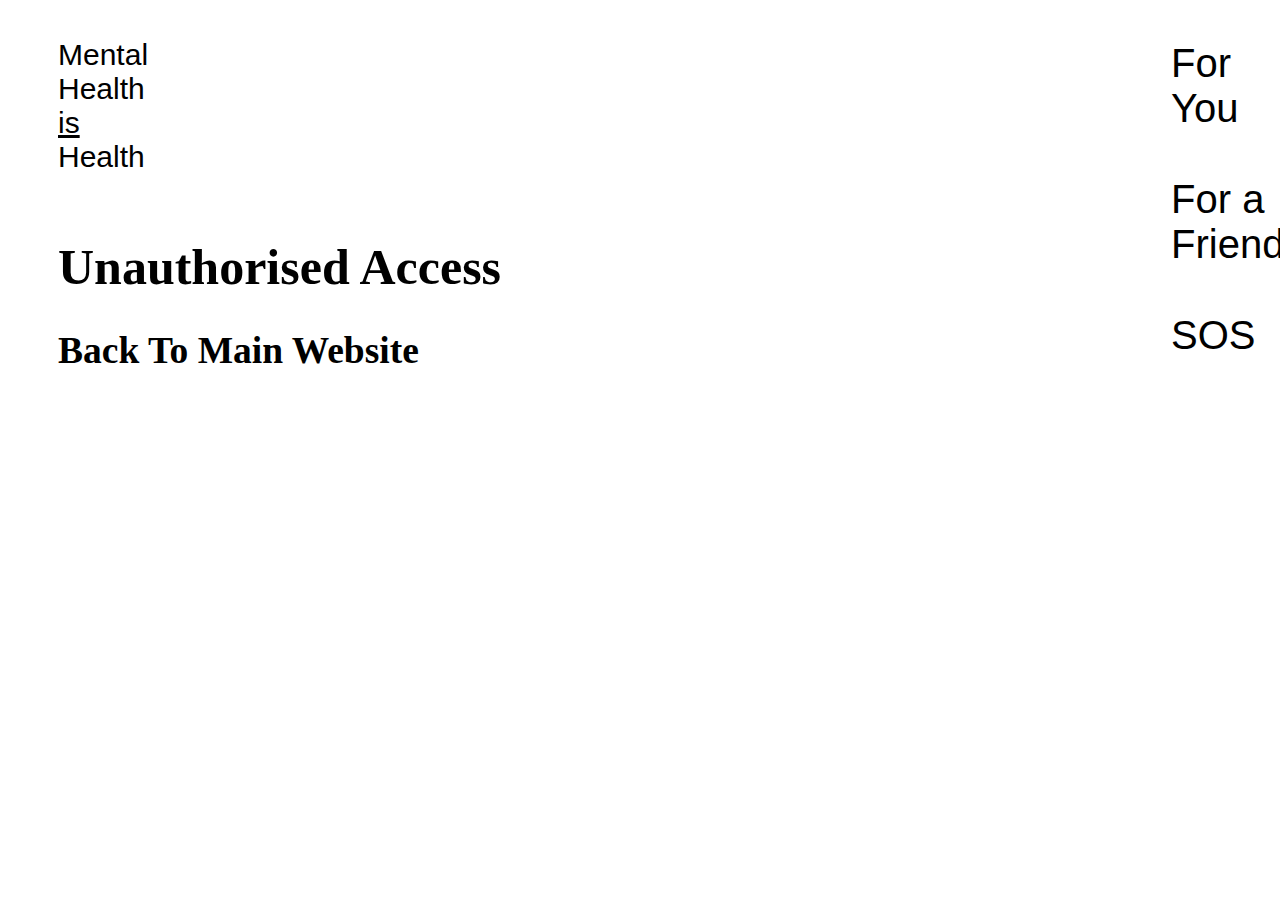
<file: unauthorise.html>
<!DOCTYPE html>
<html lang="en">
<head>
    <meta charset="UTF-8">
    <meta name="viewport" content="width=device-width, initial-scale=1.0">
    <title>Page</title>
    <style>
        #div1{
    background-color: white;
    margin: 0px;
    display: flex;
    }
    #div11 p{
        font-size:30px;
        font-family: 'Franklin Gothic Medium', 'Arial Narrow', Arial, sans-serif;
        color: black;

    }
    #div11{
        background-color: white;
        margin-left: 50px;
    }
    #div12 a{
        padding: 23px;
        float: left;
        font-size: 40px;
        text-decoration: none;
        color: black;
        font-family: 'Gill Sans', 'Gill Sans MT', Calibri, 'Trebuchet MS', sans-serif;
        
    }
    #div12 ul{
        list-style-type: none;
        padding: 0px;
        margin: 0px;
        overflow: hidden;
    }
    #div12 li{
        float: left;
    }
   
    #div12{
        margin-left: 1000px;
        margin-top: 10px;
        background-color:white;
        height: 100px;
        width: 600px;
    }
    #div12 a:link{
        color: black;
    }
    #div12 a:hover{
        color: hotpink;
        background-color: black;
    }
    #div2{
        margin-left: 50px;
        font-size: 25px;
    }
    </style>
</head>
<body>
    <div id="div1">
        <div id="div11">
            <p>Mental Health <br><u>is</u> Health</p>
        </div>

        <div id="div12">
            <ul>
                <li><a href="foryou.html">For You</a></li>
                <li><a href="forfriend.html">For a Friend</a></li>
                <li><a href="#div6">SOS</a></li>
            </ul>
        </div>
    </div>
    <div id="div2">
        <h1>Unauthorised Access</h1>
        <h2>Back To Main Website</h2>
        
    </div>
</body>
</html>
</file>
<file: index.css>
#div1{
    background-color: white;
    margin: 0px;
    display: flex;
    }
    #div11 p{
        font-size:30px;
        font-family: 'Franklin Gothic Medium', 'Arial Narrow', Arial, sans-serif;
        color: black;

    }
    #div11{
        background-color: white;
        margin-left: 50px;
    }
    
    #div12 a{
        padding: 23px;
        float: left;
        font-size: 40px;
        text-decoration: none;
        color: black;
        font-family: 'Gill Sans', 'Gill Sans MT', Calibri, 'Trebuchet MS', sans-serif;
        
    }
    #div12 ul{
        list-style-type: none;
        padding: 0px;
        margin: 0px;
        overflow: hidden;
    }
    #div12 li{
        float: left;
    }
   
    #div12{
        margin-left: 1000px;
        margin-top: 10px;
        background-color:white;
        height: 100px;
        width: 600px;
    }
    #div12 a:link{
        color: black;
    }
    #div12 a:hover{
        color: hotpink;
        background-color: black;
    }
    #div2{
    display: flex;
    background-color: rgb(8, 85, 68);
    height: 750px;
    }
    #div21{
        margin-left: 60px;
    }
    #div21 h1{
        font-size: 100px;
        font-family: 'Trebuchet MS', 'Lucida Sans Unicode', 'Lucida Grande', 'Lucida Sans', Arial, sans-serif;
        padding: 0px;

    }
    #div21 p{
        font-size: 50px;
        
    }
    #div22{
        margin-left: 300px;
    }
    #div3{
        background-color: white;
    }
    #div31{
        background-color: white;
        text-align: center;
        font-size: 70px;
    }
    #div32{
        margin-top: 0px;
        background-color: white;
        text-align: center;
        font-size: 30px;
    }
    #div33{
        background-color: blue;
    }
    #div331{
        background-color: aqua;
        margin-left: 0px;
        padding: 1px;
        font-family: Arial, Helvetica, sans-serif;
    }
    #div331:hover{
        transform: scale(1.01);
        box-shadow: 0 0 20px 2px rgba(0,0,0,.1);
        z-index: index 2;
    }
    #div331 a{
        text-decoration: none;
        color: black;
    }
    #anger{
        font-size: 50px;
        margin-left: 100px;
        
    }
    #div332{
        background-color: rgb(10, 239, 239);
        margin-left: 0px;
        padding: 1px;
        margin-top: -62px;
    }
    #div332:hover{
        transform: scale(1.01);
        box-shadow: 0 0 20px 2px rgba(0,0,0,.1);
        z-index: index 2;
    }
    #div332 a{
        text-decoration: none;
        color: black;
    }
    #anxious{
        font-size: 50px;
        font-family: Arial, Helvetica, sans-serif;
        margin-left: 100px;
        margin-top: 10px;
    
    }
    #div333{
        background-color: rgb(9, 212, 212);
        margin-left: 0px;
        margin-top: -63px;
        padding: 1px;
    }
    #div333:hover{
        transform: scale(1.01);
        box-shadow: 0 0 20px 2px rgba(0,0,0,.1);
        z-index: index 2;
    }
    #div333 a{
        text-decoration: none;
        color: black;
    }
    #sad{
        font-size: 50px;
        margin-left: 100px;
        font-family: Arial, Helvetica, sans-serif;
        
    }
    #div334{
        background-color: rgb(31, 160, 160);
        margin-left: 0px;
        margin-top: -62px;
        padding: 1px;
    }
    #div334:hover{
        transform: scale(1.01);
        box-shadow: 0 0 20px 2px rgba(0,0,0,.1);
        z-index: index 2;
    }
    #div334 a{
        text-decoration: none;
        color: black;
    }
    #hopeless{
        font-size: 50px;
        margin-left: 100px;
        font-family: Arial, Helvetica, sans-serif;
        
    }
    #div335{
        background-color: rgb(39, 243, 243);
        margin-left: 0px;
        margin-top: -62px;
        padding: 1px;
    }
    #div335:hover{
        transform: scale(1.01);
        box-shadow: 0 0 20px 2px rgba(0,0,0,.1);
        z-index: index 2;
    }
    #div335 a{
        text-decoration: none;
        color: black;
    }
    #lonely{
        font-size: 50px;
        margin-left: 100px;
        font-family: Arial, Helvetica, sans-serif;
        
    }
    #div336{
        background-color: rgb(9, 206, 206);
        margin-left: 0px;
        margin-top: -62px;
        padding: 1px;
    }
    #div336:hover{
        transform: scale(1.01);
        box-shadow: 0 0 20px 2px rgba(0,0,0,.1);
        z-index: index 2;
    }
    #div336 a{
        text-decoration: none;
        color: black;
    }
    #stressed{
        font-size: 50px;
        margin-left: 100px;
        font-family: Arial, Helvetica, sans-serif;
        
    }
    #div337{
        background-color: rgb(80, 235, 235);
        margin-left: 0px;
        margin-top: -63px;
        padding: 1px;
    }
    #div337:hover{
        transform: scale(1.01);
        box-shadow: 0 0 20px 2px rgba(0,0,0,.1);
        z-index: index 2;
    }
    #div337 a{
        text-decoration: none;
        color: black;
    }
    #weired{
        font-size: 50px;
        margin-left: 100px;
        font-family: Arial, Helvetica, sans-serif;
        
    }
    footer{
    background-color: white;
    margin-left: 40px;
    display: flex;

    }
    footer p{
        
        font-size:30px;
        font-family: 'Franklin Gothic Medium', 'Arial Narrow', Arial, sans-serif;
        color: black;
    }
    footer a{
        padding: 23px;
        float: left;
        font-size: 25px;
        text-decoration: none;
        color: black;
        margin-top: 15px;
        margin-left: 50px;
    }

    #div4{
        display: flex;
        margin-left: 0px;
        height: 700px;
        margin-top: 200px;
    }
    #div41{
        margin-left: 100px;
    }
    #div42{
        margin-left: 200px;
        margin-right: 200px;
        font-size: 45px;
    }
    #colour{
        background-color: rgb(25, 158, 129);
    }
    #div5{
        margin-top: 100px;
        color: white;
        height: 1500px;
    }
    #div51{        
        font-size: 50px;
        margin-left: 300px;
        margin-right: 300px;
        text-align: center;
    }
    #div52{
        font-size: 40px;
        margin-left: 200px;
        margin-right: 200px; 
    }
    #div52:hover{
        transform: scale(1.01);
        box-shadow: 0 0 20px 2px rgba(0,0,0,.1);
        z-index: index 2;
    }
    #div52 a{
        text-decoration: none;
        color: white;
    }
    #div53{
        font-size: 40px;
        margin-left: 200px;
        margin-right: 200px;
    }
    #div53:hover{
        transform: scale(1.01);
        box-shadow: 0 0 20px 2px rgba(0,0,0,.1);
        z-index: index 2;
    }
    #div53 a{
        text-decoration: none;
        color: white;
    }
    #div54{
        font-size: 40px;
        margin-left: 200px;
        margin-right: 200px;
    }
    #div54:hover{
        transform: scale(1.01);
        box-shadow: 0 0 20px 2px rgba(0,0,0,.1);
        z-index: index 2;
    }
    #div54 a{
        text-decoration: none;
        color: white;
    }
    #div55{
        font-size: 40px;
        margin-left: 200px;
        margin-right: 200px;
    }
    #div55:hover{
        transform: scale(1.01);
        box-shadow: 0 0 20px 2px rgba(0,0,0,.1);
        z-index: index 2;
    }
    #div55 a{
        text-decoration: none;
        color: white;
    }
    #div56{
        font-size: 40px;
        margin-left: 200px;
        margin-right: 200px;
    }
    #div56:hover{
        transform: scale(1.01);
        box-shadow: 0 0 20px 2px rgba(0,0,0,.1);
        z-index: index 2;
    }
    #div56 a{
        text-decoration: none;
        color: white;
    }
    #div57{
        font-size: 40px;
        margin-left: 200px;
        margin-right: 200px;
    }
    #div57:hover{
        transform: scale(1.01);
        box-shadow: 0 0 20px 2px rgba(0,0,0,.1);
        z-index: index 2;
    }
    #div57 a{
        text-decoration: none;
        color: white;
    }
    #div58{
        font-size: 40px;
        margin-left: 200px;
        margin-right: 200px;
    }
    #div58:hover{
        transform: scale(1.01);
        box-shadow: 0 0 20px 2px rgba(0,0,0,.1);
        z-index: index 2;
    }
    #div58 a{
        text-decoration: none;
        color: white;
    }
    #div59{
        font-size: 40px;
        margin-left: 200px;
        margin-right: 200px;
    }
    #div59:hover{
        transform: scale(1.01);
        box-shadow: 0 0 20px 2px rgba(0,0,0,.1);
        z-index: index 2;
    }
    #div59 a{
        text-decoration: none;
        color: white;
    }
    #div6{
        background-color: black;
        display: flex;
        color: white;
    }
    #div61{
        font-size: 40px;
        margin-left: 200px;
        padding: 60px;
        
    }
    #div62{
        font-size: 30px;
        margin-left: 550px;
        margin-right: 200px;
        padding: 60px;
    }
    #get{
        padding: 25px;
        width: 300px;
        font-size: 30px;
        background-color: rgb(233, 145, 51);
        color: black;
    }
    #get:hover{
        transform: scale(1.01);
        box-shadow: 0 0 20px 2px rgba(0,0,0,.1);
        z-index: index 2;
    }
</file>
